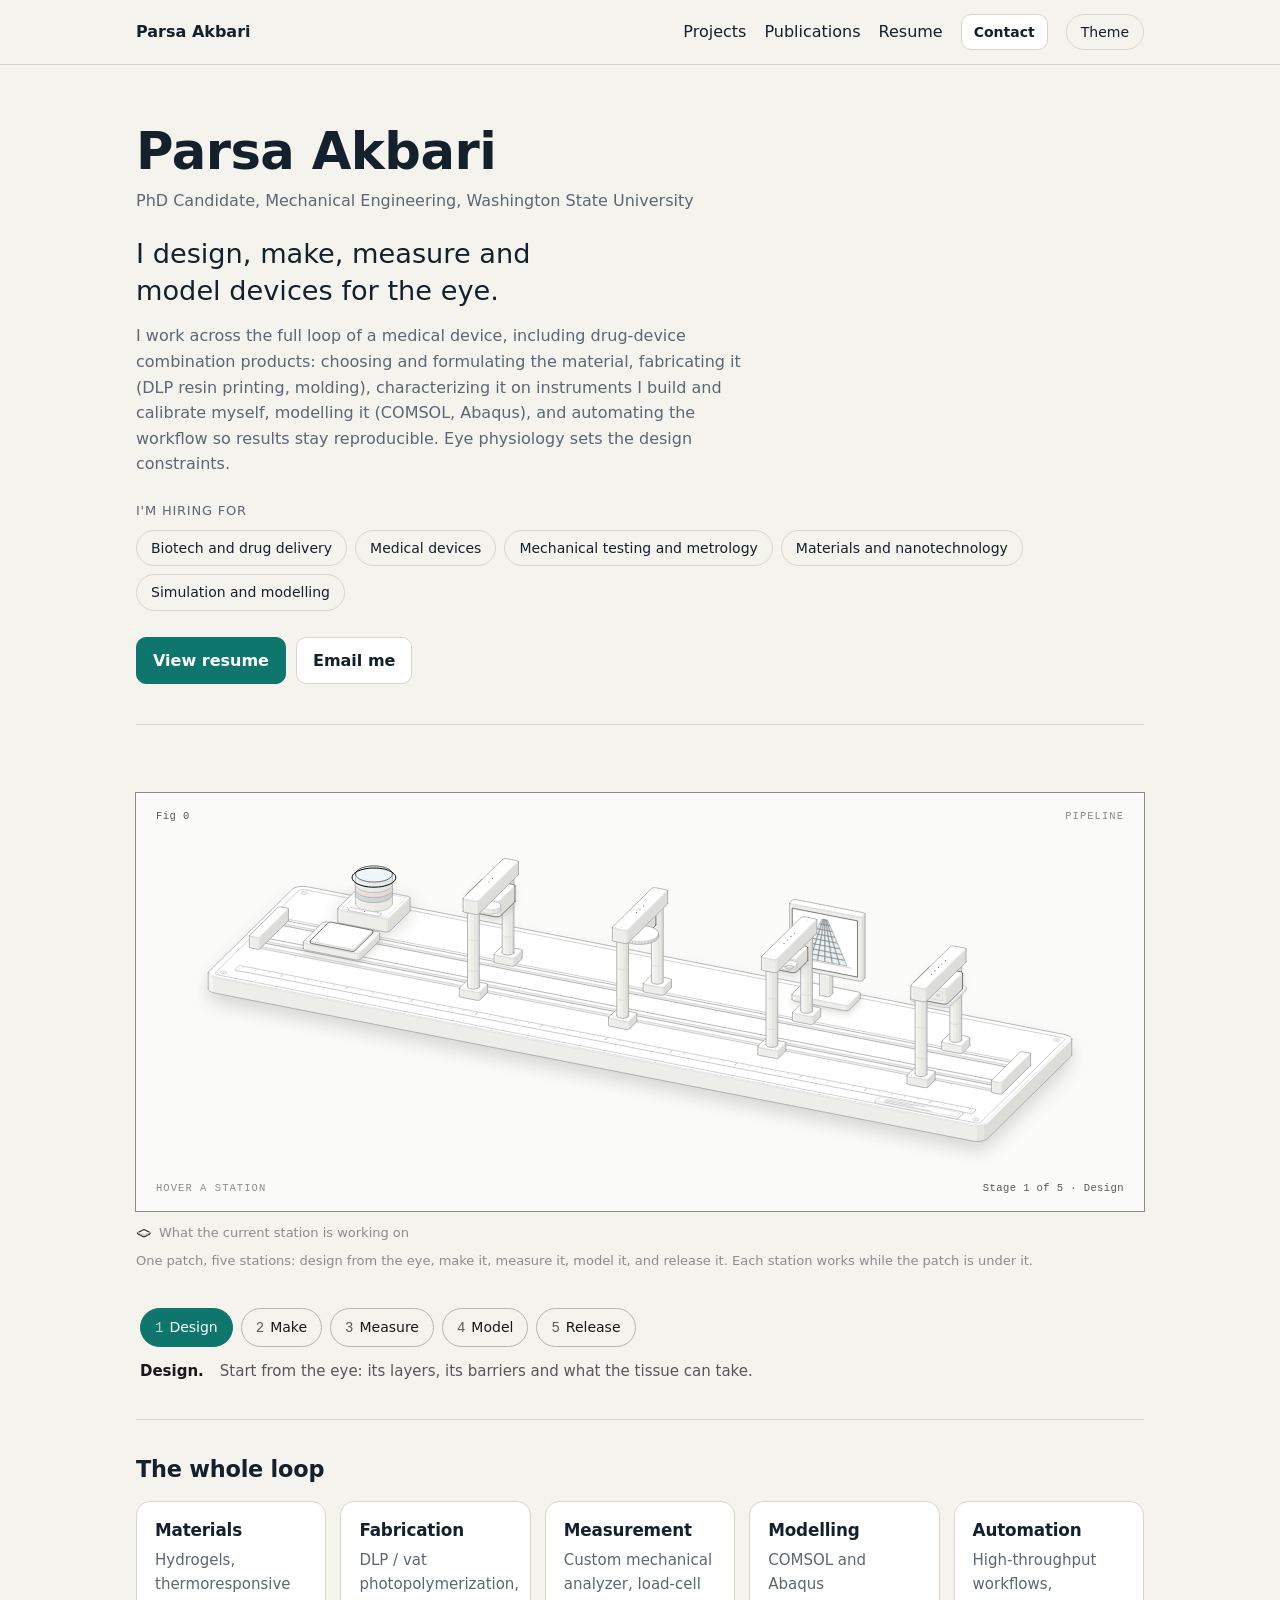
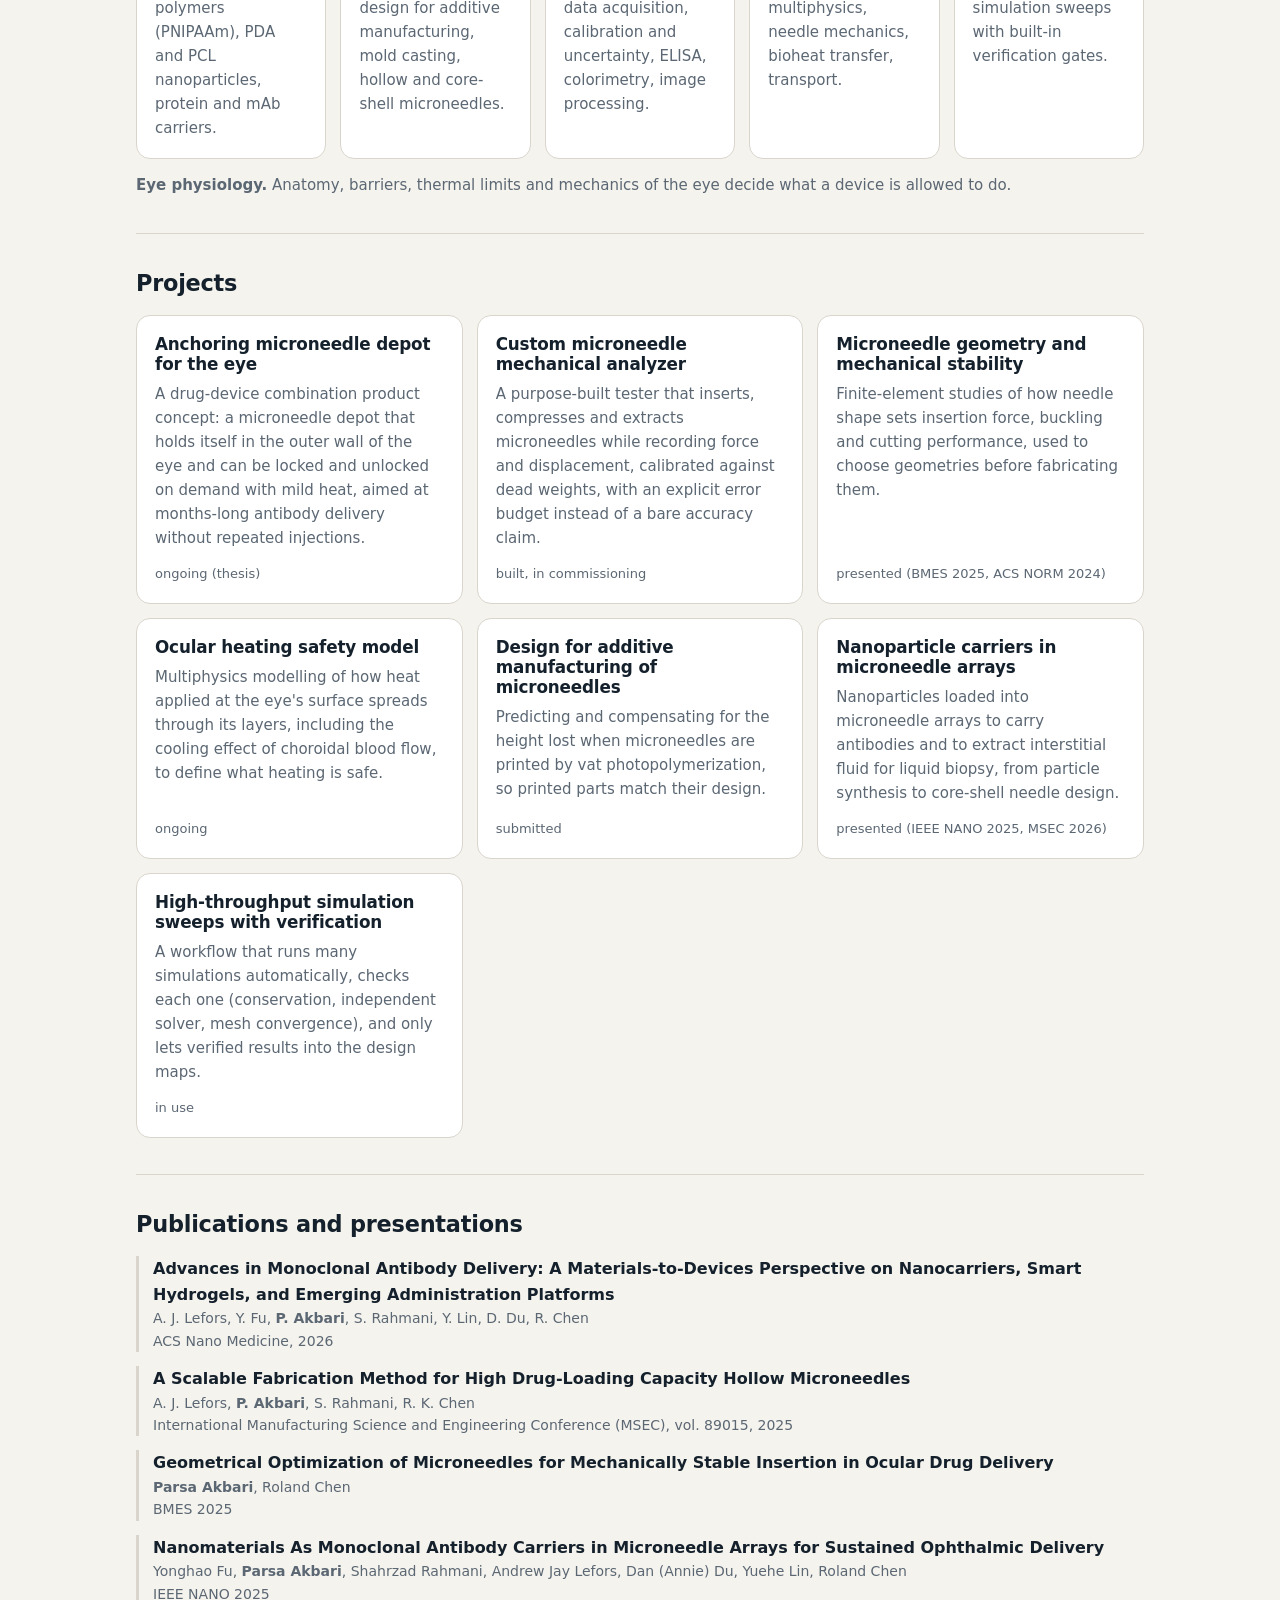
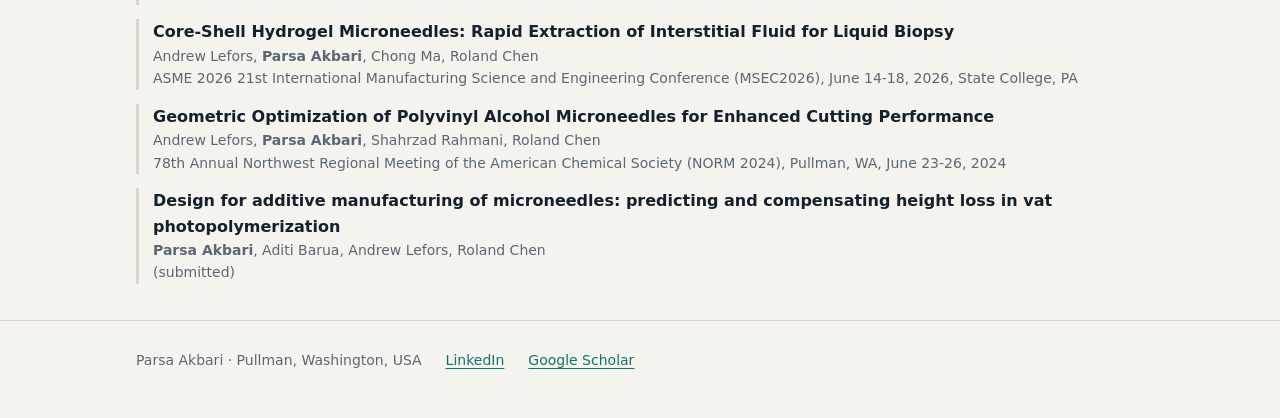
<file: index.html>
<!DOCTYPE html><html lang="en"><head><meta charset="utf-8"><meta name="viewport" content="width=device-width, initial-scale=1"><title>Parsa Akbari | PhD Candidate, Mechanical Engineering, Washington State University</title><meta name="description" content="I work across the full loop of a medical device, including drug-device combination products: choosing and formulating the material, fabricating it (DLP resin printing, molding), characterizing it on instruments I build and calibrate myself, modelling it (COMSOL, Abaqus), and automating the workflow so results stay reproducible. Eye physiology sets the design constraints.
"><link rel="canonical" href="https://parsaakbari00.github.io/"><meta property="og:title" content="Parsa Akbari | PhD Candidate, Mechanical Engineering, Washington State University"><meta property="og:description" content="I work across the full loop of a medical device, including drug-device combination products: choosing and formulating the material, fabricating it (DLP resin printing, molding), characterizing it on instruments I build and calibrate myself, modelling it (COMSOL, Abaqus), and automating the workflow so results stay reproducible. Eye physiology sets the design constraints.
"><meta property="og:type" content="website"><meta property="og:url" content="https://parsaakbari00.github.io/"><meta name="twitter:card" content="summary"><link rel="icon" href="/favicon.svg" type="image/svg+xml"><script>
        try { var t = localStorage.getItem('theme'); if (t === 'light' || t === 'dark') document.documentElement.dataset.theme = t; } catch (e) {}
      </script><link rel="stylesheet" href="/_astro/content.Dwk53DKX.css"></head><body><a class="skip" href="#main">Skip to content</a><header class="site-header"><div class="wrap"><a class="brand" href="/">Parsa Akbari</a><nav class="nav" aria-label="Main"><a href="/#projects">Projects</a><a href="/#publications">Publications</a><a href="/resume/">Resume</a><button class="btn small" type="button" data-mailto data-u="parsa.akkbari" data-d="gmail.com">Contact</button><button class="chip" type="button" id="theme-toggle" aria-label="Toggle light and dark theme">Theme</button></nav></div></header><main id="main"><div class="wrap"><section class="hero"><div><h1>Parsa Akbari</h1><p class="sub">PhD Candidate, Mechanical Engineering, Washington State University</p><p class="pitch" id="pitch">I design, make, measure and model devices for the eye.</p><p class="supporting">I work across the full loop of a medical device, including drug-device combination products: choosing and formulating the material, fabricating it (DLP resin printing, molding), characterizing it on instruments I build and calibrate myself, modelling it (COMSOL, Abaqus), and automating the workflow so results stay reproducible. Eye physiology sets the design constraints.
</p><div class="lenses" role="group" aria-label="View this site for a role"><div class="label">I'm hiring for</div><div class="chips"><button type="button" class="chip" data-lens="biotech" aria-pressed="false">Biotech and drug delivery</button><button type="button" class="chip" data-lens="meddevice" aria-pressed="false">Medical devices</button><button type="button" class="chip" data-lens="testing" aria-pressed="false">Mechanical testing and metrology</button><button type="button" class="chip" data-lens="materials" aria-pressed="false">Materials and nanotechnology</button><button type="button" class="chip" data-lens="simulation" aria-pressed="false">Simulation and modelling</button></div></div><div class="cta"><a class="btn primary" href="/resume/">View resume</a><button class="btn" type="button" data-mailto data-u="parsa.akkbari" data-d="gmail.com">Email me</button></div></div></section><section class="block" id="hero-figure" aria-label="From the eye to the device: the pipeline"><div class="figure-host" data-figure="pipeline" data-public="ocular-lock,mn-tester,needle-mechanics,ocular-heating,dfam-height-loss,nano-carriers,simulation-sweeps"></div><noscript><p class="supporting">An interactive figure of the pipeline (design, make, measure, model, release) needs JavaScript.</p></noscript></section><section class="block" id="pillars"><h2>The whole loop</h2><div class="grid pillars"><div class="card pillar" data-pillar="materials"><h3>Materials</h3><p>Hydrogels, thermoresponsive polymers (PNIPAAm), PDA and PCL nanoparticles, protein and mAb carriers.</p></div><div class="card pillar" data-pillar="fabrication"><h3>Fabrication</h3><p>DLP / vat photopolymerization, design for additive manufacturing, mold casting, hollow and core-shell microneedles.</p></div><div class="card pillar" data-pillar="measurement"><h3>Measurement</h3><p>Custom mechanical analyzer, load-cell data acquisition, calibration and uncertainty, ELISA, colorimetry, image processing.</p></div><div class="card pillar" data-pillar="modelling"><h3>Modelling</h3><p>COMSOL and Abaqus multiphysics, needle mechanics, bioheat transfer, transport.</p></div><div class="card pillar" data-pillar="automation_and_data"><h3>Automation</h3><p>High-throughput workflows, simulation sweeps with built-in verification gates.</p></div></div><p class="frame-note"><strong>Eye physiology.</strong> Anatomy, barriers, thermal limits and mechanics of the eye decide what a device is allowed to do.</p></section><section class="block" id="projects"><h2>Projects</h2><div class="grid projects" id="project-grid"><a class="card" href="/projects/ocular-lock/" data-project="ocular-lock"><h3>Anchoring microneedle depot for the eye</h3><p>A drug-device combination product concept: a microneedle depot that holds itself in the outer wall of the eye and can be locked and unlocked on demand with mild heat, aimed at months-long antibody delivery without repeated injections.
</p><span class="meta">ongoing (thesis)</span></a><a class="card" href="/projects/mn-tester/" data-project="mn-tester"><h3>Custom microneedle mechanical analyzer</h3><p>A purpose-built tester that inserts, compresses and extracts microneedles while recording force and displacement, calibrated against dead weights, with an explicit error budget instead of a bare accuracy claim.
</p><span class="meta">built, in commissioning</span></a><a class="card" href="/projects/needle-mechanics/" data-project="needle-mechanics"><h3>Microneedle geometry and mechanical stability</h3><p>Finite-element studies of how needle shape sets insertion force, buckling and cutting performance, used to choose geometries before fabricating them.
</p><span class="meta">presented (BMES 2025, ACS NORM 2024)</span></a><a class="card" href="/projects/ocular-heating/" data-project="ocular-heating"><h3>Ocular heating safety model</h3><p>Multiphysics modelling of how heat applied at the eye&#39;s surface spreads through its layers, including the cooling effect of choroidal blood flow, to define what heating is safe.
</p><span class="meta">ongoing</span></a><a class="card" href="/projects/dfam-height-loss/" data-project="dfam-height-loss"><h3>Design for additive manufacturing of microneedles</h3><p>Predicting and compensating for the height lost when microneedles are printed by vat photopolymerization, so printed parts match their design.
</p><span class="meta">submitted</span></a><a class="card" href="/projects/nano-carriers/" data-project="nano-carriers"><h3>Nanoparticle carriers in microneedle arrays</h3><p>Nanoparticles loaded into microneedle arrays to carry antibodies and to extract interstitial fluid for liquid biopsy, from particle synthesis to core-shell needle design.
</p><span class="meta">presented (IEEE NANO 2025, MSEC 2026)</span></a><a class="card" href="/projects/simulation-sweeps/" data-project="simulation-sweeps"><h3>High-throughput simulation sweeps with verification</h3><p>A workflow that runs many simulations automatically, checks each one (conservation, independent solver, mesh convergence), and only lets verified results into the design maps.
</p><span class="meta">in use</span></a></div></section><section class="block" id="publications"><h2>Publications and presentations</h2><ul class="pubs"><li><div class="t">Advances in Monoclonal Antibody Delivery: A Materials-to-Devices Perspective on Nanocarriers, Smart Hydrogels, and Emerging Administration Platforms</div><div class="m">A. J. Lefors, Y. Fu, <span class="me">P. Akbari</span>, S. Rahmani, Y. Lin, D. Du, R. Chen</div><div class="m">ACS Nano Medicine, 2026</div></li><li><div class="t">A Scalable Fabrication Method for High Drug-Loading Capacity Hollow Microneedles</div><div class="m">A. J. Lefors, <span class="me">P. Akbari</span>, S. Rahmani, R. K. Chen</div><div class="m">International Manufacturing Science and Engineering Conference (MSEC), vol. 89015, 2025</div></li><li><div class="t">Geometrical Optimization of Microneedles for Mechanically Stable Insertion in Ocular Drug Delivery</div><div class="m"><span class="me">Parsa Akbari</span>, Roland Chen</div><div class="m">BMES 2025</div></li><li><div class="t">Nanomaterials As Monoclonal Antibody Carriers in Microneedle Arrays for Sustained Ophthalmic Delivery</div><div class="m">Yonghao Fu, <span class="me">Parsa Akbari</span>, Shahrzad Rahmani, Andrew Jay Lefors, Dan (Annie) Du, Yuehe Lin, Roland Chen</div><div class="m">IEEE NANO 2025</div></li><li><div class="t">Core-Shell Hydrogel Microneedles: Rapid Extraction of Interstitial Fluid for Liquid Biopsy</div><div class="m">Andrew Lefors, <span class="me">Parsa Akbari</span>, Chong Ma, Roland Chen</div><div class="m">ASME 2026 21st International Manufacturing Science and Engineering Conference (MSEC2026), June 14-18, 2026, State College, PA</div></li><li><div class="t">Geometric Optimization of Polyvinyl Alcohol Microneedles for Enhanced Cutting Performance</div><div class="m">Andrew Lefors, <span class="me">Parsa Akbari</span>, Shahrzad Rahmani, Roland Chen</div><div class="m">78th Annual Northwest Regional Meeting of the American Chemical Society (NORM 2024), Pullman, WA, June 23-26, 2024</div></li><li><div class="t">Design for additive manufacturing of microneedles: predicting and compensating height loss in vat photopolymerization</div><div class="m"><span class="me">Parsa Akbari</span>, Aditi Barua, Andrew Lefors, Roland Chen</div><div class="m"> (submitted)</div></li></ul></section></div><script type="application/json" id="lens-data">{"default_pitch":"I design, make, measure and model devices for the eye.","lenses":[{"id":"biotech","label":"Biotech and drug delivery","pitch":"I build delivery systems for biologics, from nanoparticle carriers to the devices that place them.","project_order":["ocular-lock","nano-carriers","ocular-heating","needle-mechanics","dfam-height-loss","mn-tester","simulation-sweeps"],"skills_first":["materials","domain"]},{"id":"meddevice","label":"Medical devices","pitch":"I take a device from physiological requirement to printed, tested, modelled prototype.","project_order":["ocular-lock","needle-mechanics","dfam-height-loss","mn-tester","ocular-heating","nano-carriers","simulation-sweeps"],"skills_first":["fabrication","measurement","domain"]},{"id":"testing","label":"Mechanical testing and metrology","pitch":"I build my own instruments and state their uncertainty before trusting their numbers.","project_order":["mn-tester","dfam-height-loss","needle-mechanics","simulation-sweeps","ocular-lock","ocular-heating","nano-carriers"],"skills_first":["measurement","automation_and_data"]},{"id":"materials","label":"Materials and nanotechnology","pitch":"I formulate and characterize hydrogels, thermoresponsive polymers and nanoparticles for devices.","project_order":["ocular-lock","nano-carriers","needle-mechanics","mn-tester","dfam-height-loss","ocular-heating","simulation-sweeps"],"skills_first":["materials","measurement"]},{"id":"simulation","label":"Simulation and modelling","pitch":"I model mechanics, heat and transport in COMSOL and Abaqus and automate the sweeps with verification built in.","project_order":["ocular-heating","simulation-sweeps","needle-mechanics","dfam-height-loss","ocular-lock","mn-tester","nano-carriers"],"skills_first":["modelling","automation_and_data"]}],"pdfs":[]}</script><script type="module">var e=document.getElementById(`lens-data`);if(e){let t=JSON.parse(e.textContent||`{}`),n=new Set(t.pdfs??[]),r=Array.from(document.querySelectorAll(`[data-lens]`)),i=document.getElementById(`pitch`),a=Array.from(document.querySelectorAll(`[data-project]`)),o=Array.from(document.querySelectorAll(`[data-pillar]`)),s=document.getElementById(`pdf-link`),c=(e,c)=>{let l=t.lenses.find(t=>t.id===e)??null;r.forEach(e=>e.setAttribute(`aria-pressed`,String((e.dataset.lens||``)===(l?.id??``)))),i&&(i.textContent=l?l.pitch:t.default_pitch);let u=l?.project_order??[];a.forEach((e,t)=>{let n=u.indexOf(e.dataset.project||``);e.style.order=String(n===-1?50+t:n)});let d=l?.skills_first??[];if(o.forEach((e,t)=>{let n=d.indexOf(e.dataset.pillar||``);e.style.order=String(n===-1?50+t:n),e.classList.toggle(`is-first`,n!==-1)}),s?.dataset.base&&(s.href=s.dataset.base+(l&&n.has(l.id)?`_${l.id}`:``)+`.pdf`),c){try{localStorage.setItem(`lens`,l?.id??``)}catch{}let e=new URL(location.href);l?e.searchParams.set(`lens`,l.id):e.searchParams.delete(`lens`),history.replaceState(null,``,e)}};r.forEach(e=>e.addEventListener(`click`,()=>{let t=e.dataset.lens||null;c(e.getAttribute(`aria-pressed`)===`true`?null:t,!0)}));let l=new URLSearchParams(location.search).get(`lens`);if(!l)try{l=localStorage.getItem(`lens`)||null}catch{}c(l,!1)}</script><script type="module" src="/_astro/index.astro_astro_type_script_index_1_lang.DyMwsyqb.js"></script></main><footer class="site-footer"><div class="wrap"><span>Parsa Akbari · Pullman, Washington, USA</span><a href="https://www.linkedin.com/in/parsa-akbari/" rel="noopener">LinkedIn</a><a href="https://scholar.google.com/citations?user=ynFODOoAAAAJ&amp;hl=en" rel="noopener">Google Scholar</a></div></footer><script type="module">var e=document.documentElement;document.getElementById(`theme-toggle`)?.addEventListener(`click`,()=>{let t=(e.dataset.theme?e.dataset.theme===`dark`:matchMedia(`(prefers-color-scheme: dark)`).matches)?`light`:`dark`;e.dataset.theme=t;try{localStorage.setItem(`theme`,t)}catch{}});</script><script type="module">var e=e=>`${e.dataset.u}@${e.dataset.d}`;document.querySelectorAll(`[data-email-text]`).forEach(t=>{t.textContent=e(t)}),document.querySelectorAll(`[data-mailto]`).forEach(t=>{t.addEventListener(`click`,n=>{n.preventDefault(),location.href=`mailto:`+e(t)})});</script></body></html>
</file>
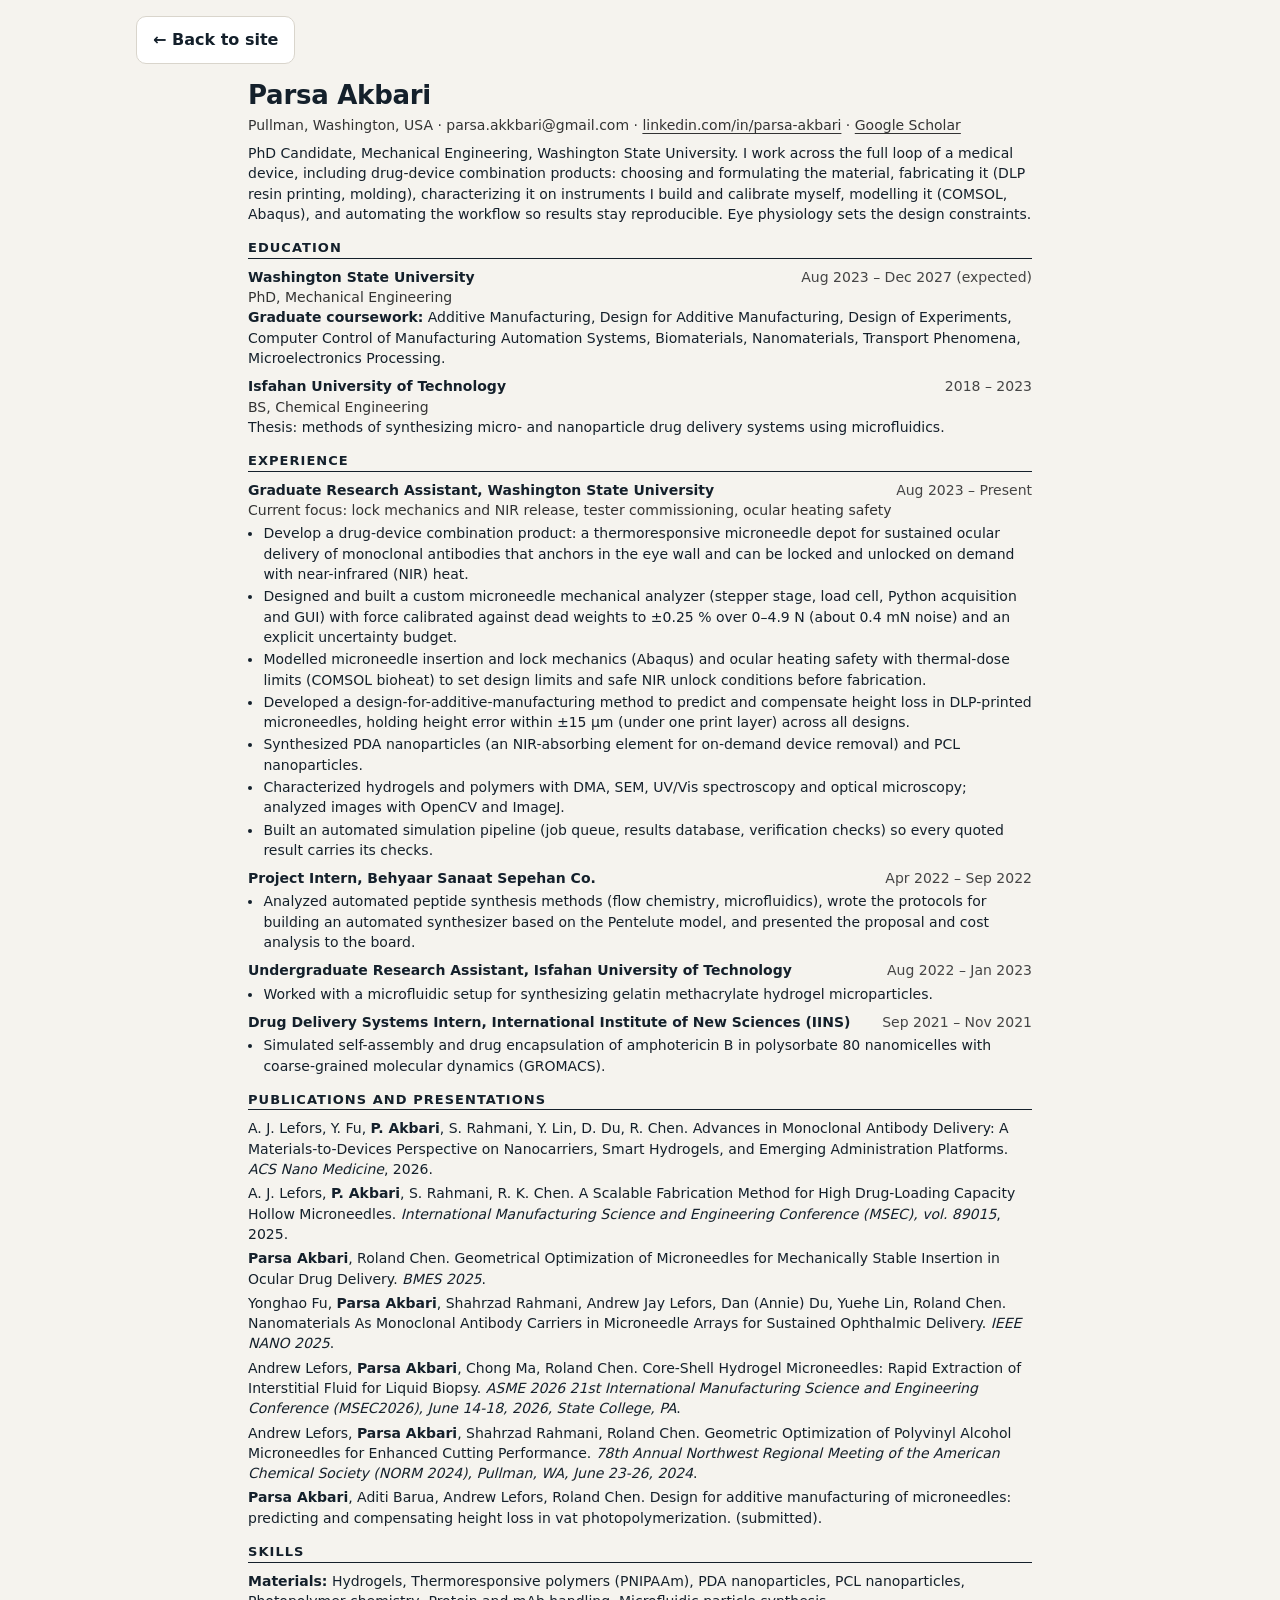
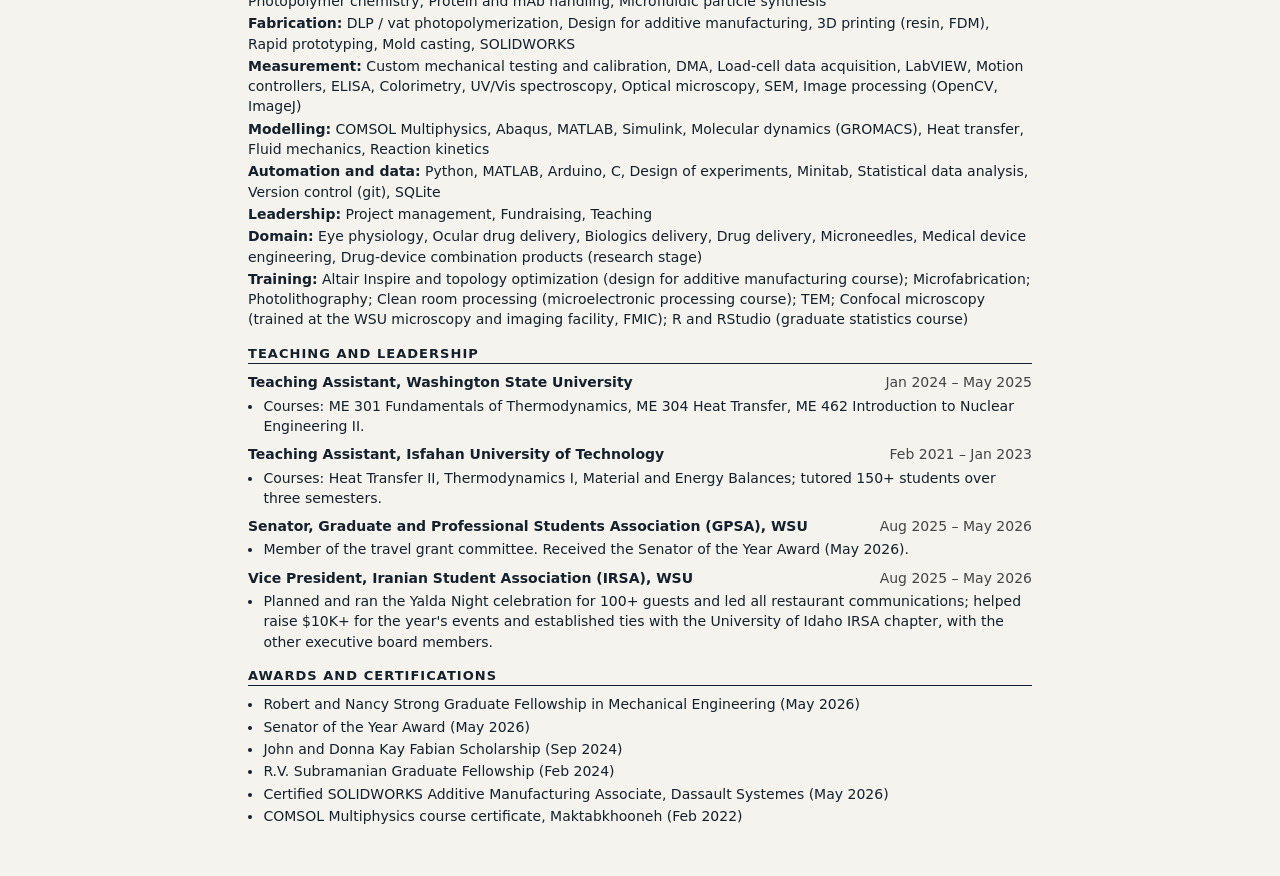
<file: resume/index.html>
<!DOCTYPE html><html lang="en" data-theme="light"><head><meta charset="utf-8"><meta name="viewport" content="width=device-width, initial-scale=1"><title>Resume | Parsa Akbari</title><meta name="description" content><link rel="canonical" href="https://parsaakbari00.github.io/resume/"><meta property="og:title" content="Resume | Parsa Akbari"><meta property="og:description" content><meta property="og:type" content="website"><meta property="og:url" content="https://parsaakbari00.github.io/resume/"><meta name="twitter:card" content="summary"><link rel="icon" href="/favicon.svg" type="image/svg+xml"><link rel="stylesheet" href="/_astro/content.Dwk53DKX.css"></head><body><div class="wrap"><div class="toolbar"><a class="btn" href="/">← Back to site</a></div></div><article class="resume"><h1>Parsa Akbari</h1><p class="contact">Pullman, Washington, USA · <span data-email-text data-u="parsa.akkbari" data-d="gmail.com">email</span> · <a href="https://www.linkedin.com/in/parsa-akbari/">linkedin.com/in/parsa-akbari</a> · <a href="https://scholar.google.com/citations?user=ynFODOoAAAAJ&amp;hl=en">Google Scholar</a></p><p class="summary">PhD Candidate, Mechanical Engineering, Washington State University. I work across the full loop of a medical device, including drug-device combination products: choosing and formulating the material, fabricating it (DLP resin printing, molding), characterizing it on instruments I build and calibrate myself, modelling it (COMSOL, Abaqus), and automating the workflow so results stay reproducible. Eye physiology sets the design constraints.
</p><h2>Education</h2><div class="entry"><div class="row"><span class="role">Washington State University</span><span class="dates">Aug 2023 – Dec 2027 (expected)</span></div><div class="org">PhD, Mechanical Engineering</div><div><b>Graduate coursework:</b> Additive Manufacturing, Design for Additive Manufacturing, Design of Experiments, Computer Control of Manufacturing Automation Systems, Biomaterials, Nanomaterials, Transport Phenomena, Microelectronics Processing.</div></div><div class="entry"><div class="row"><span class="role">Isfahan University of Technology</span><span class="dates">2018 – 2023</span></div><div class="org">BS, Chemical Engineering</div><div>Thesis: methods of synthesizing micro- and nanoparticle drug delivery systems using microfluidics.</div></div><h2>Experience</h2><div class="entry"><div class="row"><span class="role">Graduate Research Assistant, Washington State University</span><span class="dates">Aug 2023 – Present</span></div><div class="org">Current focus: lock mechanics and NIR release, tester commissioning, ocular heating safety</div><ul><li>Develop a drug-device combination product: a thermoresponsive microneedle depot for sustained ocular delivery of monoclonal antibodies that anchors in the eye wall and can be locked and unlocked on demand with near-infrared (NIR) heat.</li><li>Designed and built a custom microneedle mechanical analyzer (stepper stage, load cell, Python acquisition and GUI) with force calibrated against dead weights to ±0.25 % over 0–4.9 N (about 0.4 mN noise) and an explicit uncertainty budget.</li><li>Modelled microneedle insertion and lock mechanics (Abaqus) and ocular heating safety with thermal-dose limits (COMSOL bioheat) to set design limits and safe NIR unlock conditions before fabrication.</li><li>Developed a design-for-additive-manufacturing method to predict and compensate height loss in DLP-printed microneedles, holding height error within ±15 µm (under one print layer) across all designs.</li><li>Synthesized PDA nanoparticles (an NIR-absorbing element for on-demand device removal) and PCL nanoparticles.</li><li>Characterized hydrogels and polymers with DMA, SEM, UV/Vis spectroscopy and optical microscopy; analyzed images with OpenCV and ImageJ.</li><li>Built an automated simulation pipeline (job queue, results database, verification checks) so every quoted result carries its checks.</li></ul></div><div class="entry"><div class="row"><span class="role">Project Intern, Behyaar Sanaat Sepehan Co.</span><span class="dates">Apr 2022 – Sep 2022</span></div><ul><li>Analyzed automated peptide synthesis methods (flow chemistry, microfluidics), wrote the protocols for building an automated synthesizer based on the Pentelute model, and presented the proposal and cost analysis to the board.</li></ul></div><div class="entry"><div class="row"><span class="role">Undergraduate Research Assistant, Isfahan University of Technology</span><span class="dates">Aug 2022 – Jan 2023</span></div><ul><li>Worked with a microfluidic setup for synthesizing gelatin methacrylate hydrogel microparticles.</li></ul></div><div class="entry"><div class="row"><span class="role">Drug Delivery Systems Intern, International Institute of New Sciences (IINS)</span><span class="dates">Sep 2021 – Nov 2021</span></div><ul><li>Simulated self-assembly and drug encapsulation of amphotericin B in polysorbate 80 nanomicelles with coarse-grained molecular dynamics (GROMACS).</li></ul></div><h2>Publications and presentations</h2><div class="pub">A. J. Lefors, Y. Fu, <b>P. Akbari</b>, S. Rahmani, Y. Lin, D. Du, R. Chen. Advances in Monoclonal Antibody Delivery: A Materials-to-Devices Perspective on Nanocarriers, Smart Hydrogels, and Emerging Administration Platforms. <i>ACS Nano Medicine</i>, 2026.</div><div class="pub">A. J. Lefors, <b>P. Akbari</b>, S. Rahmani, R. K. Chen. A Scalable Fabrication Method for High Drug-Loading Capacity Hollow Microneedles. <i>International Manufacturing Science and Engineering Conference (MSEC), vol. 89015</i>, 2025.</div><div class="pub"><b>Parsa Akbari</b>, Roland Chen. Geometrical Optimization of Microneedles for Mechanically Stable Insertion in Ocular Drug Delivery. <i>BMES 2025</i>.</div><div class="pub">Yonghao Fu, <b>Parsa Akbari</b>, Shahrzad Rahmani, Andrew Jay Lefors, Dan (Annie) Du, Yuehe Lin, Roland Chen. Nanomaterials As Monoclonal Antibody Carriers in Microneedle Arrays for Sustained Ophthalmic Delivery. <i>IEEE NANO 2025</i>.</div><div class="pub">Andrew Lefors, <b>Parsa Akbari</b>, Chong Ma, Roland Chen. Core-Shell Hydrogel Microneedles: Rapid Extraction of Interstitial Fluid for Liquid Biopsy. <i>ASME 2026 21st International Manufacturing Science and Engineering Conference (MSEC2026), June 14-18, 2026, State College, PA</i>.</div><div class="pub">Andrew Lefors, <b>Parsa Akbari</b>, Shahrzad Rahmani, Roland Chen. Geometric Optimization of Polyvinyl Alcohol Microneedles for Enhanced Cutting Performance. <i>78th Annual Northwest Regional Meeting of the American Chemical Society (NORM 2024), Pullman, WA, June 23-26, 2024</i>.</div><div class="pub"><b>Parsa Akbari</b>, Aditi Barua, Andrew Lefors, Roland Chen. Design for additive manufacturing of microneedles: predicting and compensating height loss in vat photopolymerization. <i></i> (submitted).</div><h2>Skills</h2><div class="skills"><div><b>Materials:</b> Hydrogels, Thermoresponsive polymers (PNIPAAm), PDA nanoparticles, PCL nanoparticles, Photopolymer chemistry, Protein and mAb handling, Microfluidic particle synthesis</div><div><b>Fabrication:</b> DLP / vat photopolymerization, Design for additive manufacturing, 3D printing (resin, FDM), Rapid prototyping, Mold casting, SOLIDWORKS</div><div><b>Measurement:</b> Custom mechanical testing and calibration, DMA, Load-cell data acquisition, LabVIEW, Motion controllers, ELISA, Colorimetry, UV/Vis spectroscopy, Optical microscopy, SEM, Image processing (OpenCV, ImageJ)</div><div><b>Modelling:</b> COMSOL Multiphysics, Abaqus, MATLAB, Simulink, Molecular dynamics (GROMACS), Heat transfer, Fluid mechanics, Reaction kinetics</div><div><b>Automation and data:</b> Python, MATLAB, Arduino, C, Design of experiments, Minitab, Statistical data analysis, Version control (git), SQLite</div><div><b>Leadership:</b> Project management, Fundraising, Teaching</div><div><b>Domain:</b> Eye physiology, Ocular drug delivery, Biologics delivery, Drug delivery, Microneedles, Medical device engineering, Drug-device combination products (research stage)</div><div><b>Training:</b> Altair Inspire and topology optimization (design for additive manufacturing course); Microfabrication; Photolithography; Clean room processing (microelectronic processing course); TEM; Confocal microscopy (trained at the WSU microscopy and imaging facility, FMIC); R and RStudio (graduate statistics course)</div></div><h2>Teaching and leadership</h2><div class="entry"><div class="row"><span class="role">Teaching Assistant, Washington State University</span><span class="dates">Jan 2024 – May 2025</span></div><ul><li>Courses: ME 301 Fundamentals of Thermodynamics, ME 304 Heat Transfer, ME 462 Introduction to Nuclear Engineering II.</li></ul></div><div class="entry"><div class="row"><span class="role">Teaching Assistant, Isfahan University of Technology</span><span class="dates">Feb 2021 – Jan 2023</span></div><ul><li>Courses: Heat Transfer II, Thermodynamics I, Material and Energy Balances; tutored 150+ students over three semesters.</li></ul></div><div class="entry"><div class="row"><span class="role">Senator, Graduate and Professional Students Association (GPSA), WSU</span><span class="dates">Aug 2025 – May 2026</span></div><ul><li>Member of the travel grant committee. Received the Senator of the Year Award (May 2026).</li></ul></div><div class="entry"><div class="row"><span class="role">Vice President, Iranian Student Association (IRSA), WSU</span><span class="dates">Aug 2025 – May 2026</span></div><ul><li>Planned and ran the Yalda Night celebration for 100+ guests and led all restaurant communications; helped raise $10K+ for the year&#39;s events and established ties with the University of Idaho IRSA chapter, with the other executive board members.</li></ul></div><h2>Awards and certifications</h2><ul><li>Robert and Nancy Strong Graduate Fellowship in Mechanical Engineering (May 2026)</li><li>Senator of the Year Award (May 2026)</li><li>John and Donna Kay Fabian Scholarship (Sep 2024)</li><li>R.V. Subramanian Graduate Fellowship (Feb 2024)</li><li>Certified SOLIDWORKS Additive Manufacturing Associate, Dassault Systemes (May 2026)</li><li>COMSOL Multiphysics course certificate, Maktabkhooneh (Feb 2022)</li></ul></article><script type="module">var e=e=>`${e.dataset.u}@${e.dataset.d}`;document.querySelectorAll(`[data-email-text]`).forEach(t=>{t.textContent=e(t)}),document.querySelectorAll(`[data-mailto]`).forEach(t=>{t.addEventListener(`click`,n=>{n.preventDefault(),location.href=`mailto:`+e(t)})});</script></body></html>
</file>
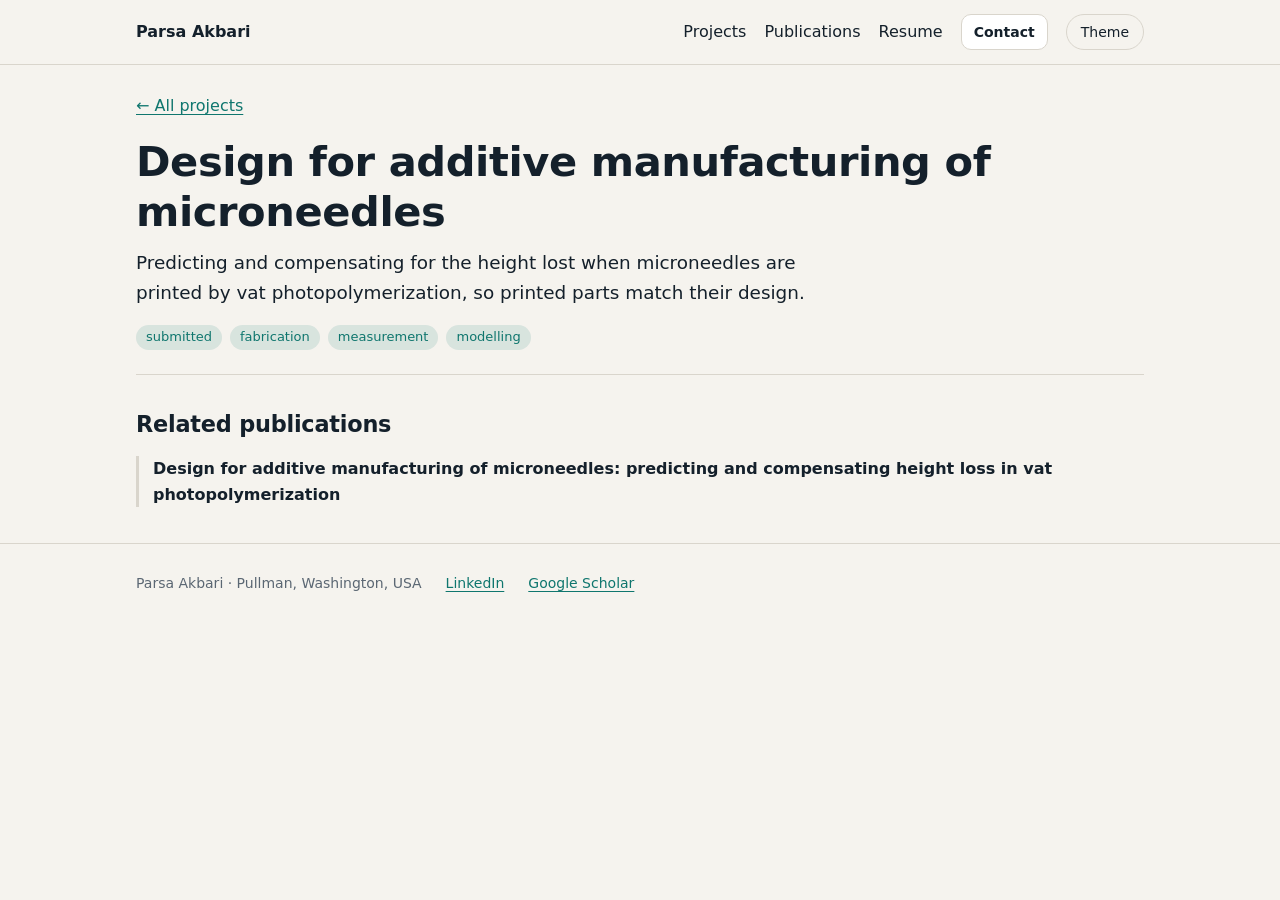
<file: projects/dfam-height-loss/index.html>
<!DOCTYPE html><html lang="en"><head><meta charset="utf-8"><meta name="viewport" content="width=device-width, initial-scale=1"><title>Design for additive manufacturing of microneedles | Parsa Akbari</title><meta name="description" content="Predicting and compensating for the height lost when microneedles are printed by vat photopolymerization, so printed parts match their design.
"><link rel="canonical" href="https://parsaakbari00.github.io/projects/dfam-height-loss/"><meta property="og:title" content="Design for additive manufacturing of microneedles | Parsa Akbari"><meta property="og:description" content="Predicting and compensating for the height lost when microneedles are printed by vat photopolymerization, so printed parts match their design.
"><meta property="og:type" content="website"><meta property="og:url" content="https://parsaakbari00.github.io/projects/dfam-height-loss/"><meta name="twitter:card" content="summary"><link rel="icon" href="/favicon.svg" type="image/svg+xml"><script>
        try { var t = localStorage.getItem('theme'); if (t === 'light' || t === 'dark') document.documentElement.dataset.theme = t; } catch (e) {}
      </script><link rel="stylesheet" href="/_astro/content.Dwk53DKX.css"></head><body><a class="skip" href="#main">Skip to content</a><header class="site-header"><div class="wrap"><a class="brand" href="/">Parsa Akbari</a><nav class="nav" aria-label="Main"><a href="/#projects">Projects</a><a href="/#publications">Publications</a><a href="/resume/">Resume</a><button class="btn small" type="button" data-mailto data-u="parsa.akkbari" data-d="gmail.com">Contact</button><button class="chip" type="button" id="theme-toggle" aria-label="Toggle light and dark theme">Theme</button></nav></div></header><main id="main"><div class="wrap project"><a class="back" href="/#projects">← All projects</a><h1>Design for additive manufacturing of microneedles</h1><p class="lead">Predicting and compensating for the height lost when microneedles are printed by vat photopolymerization, so printed parts match their design.
</p><div class="tags"><span class="tag">submitted</span><span class="tag">fabrication</span><span class="tag">measurement</span><span class="tag">modelling</span></div><section class="block"><h2>Related publications</h2><ul class="pubs"><li><div class="t">Design for additive manufacturing of microneedles: predicting and compensating height loss in vat photopolymerization</div><div class="m"></div></li></ul></section></div><script type="module" src="/_astro/_id_.astro_astro_type_script_index_0_lang.eTSxz6rF.js"></script></main><footer class="site-footer"><div class="wrap"><span>Parsa Akbari · Pullman, Washington, USA</span><a href="https://www.linkedin.com/in/parsa-akbari/" rel="noopener">LinkedIn</a><a href="https://scholar.google.com/citations?user=ynFODOoAAAAJ&amp;hl=en" rel="noopener">Google Scholar</a></div></footer><script type="module">var e=document.documentElement;document.getElementById(`theme-toggle`)?.addEventListener(`click`,()=>{let t=(e.dataset.theme?e.dataset.theme===`dark`:matchMedia(`(prefers-color-scheme: dark)`).matches)?`light`:`dark`;e.dataset.theme=t;try{localStorage.setItem(`theme`,t)}catch{}});</script><script type="module">var e=e=>`${e.dataset.u}@${e.dataset.d}`;document.querySelectorAll(`[data-email-text]`).forEach(t=>{t.textContent=e(t)}),document.querySelectorAll(`[data-mailto]`).forEach(t=>{t.addEventListener(`click`,n=>{n.preventDefault(),location.href=`mailto:`+e(t)})});</script></body></html>
</file>
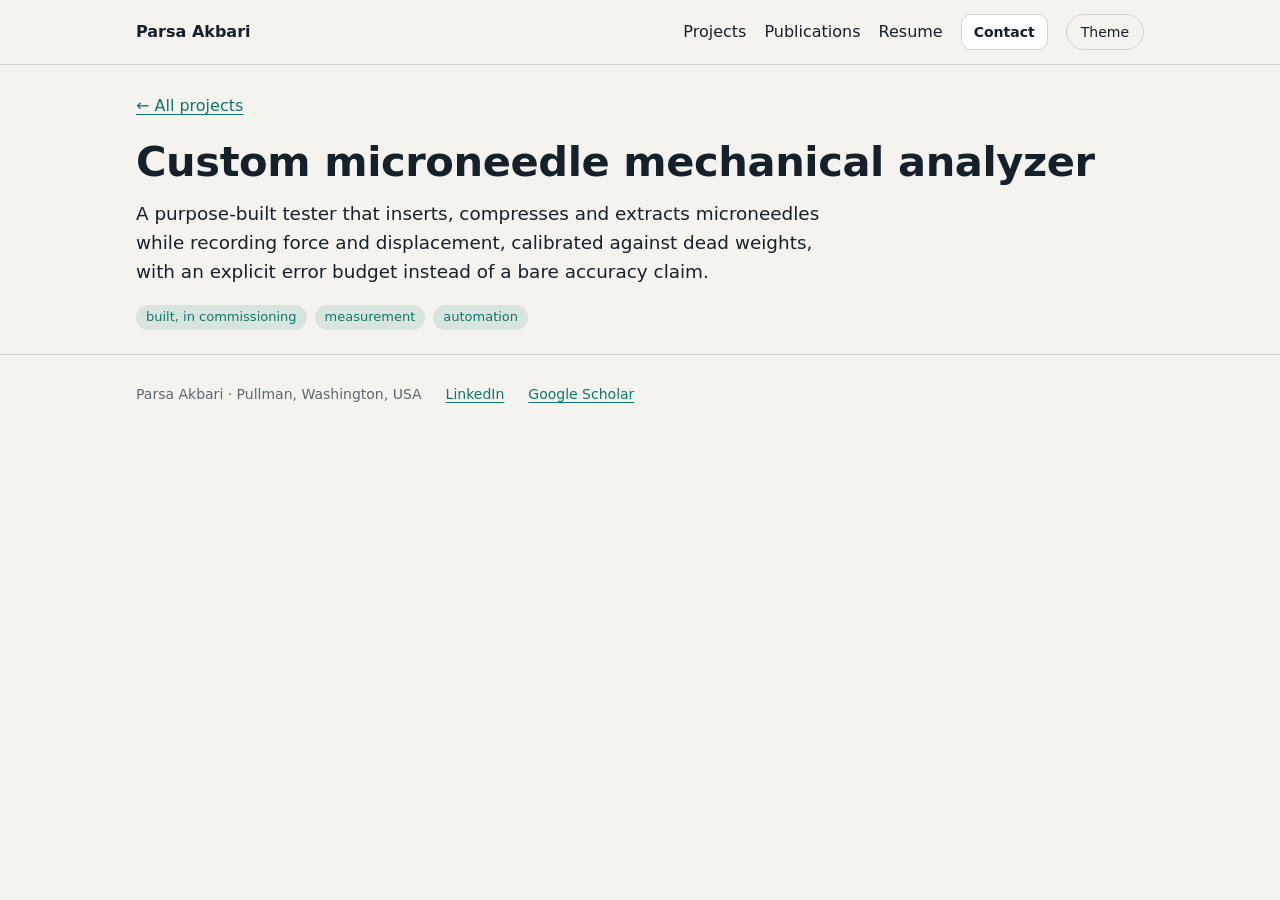
<file: projects/mn-tester/index.html>
<!DOCTYPE html><html lang="en"><head><meta charset="utf-8"><meta name="viewport" content="width=device-width, initial-scale=1"><title>Custom microneedle mechanical analyzer | Parsa Akbari</title><meta name="description" content="A purpose-built tester that inserts, compresses and extracts microneedles while recording force and displacement, calibrated against dead weights, with an explicit error budget instead of a bare accuracy claim.
"><link rel="canonical" href="https://parsaakbari00.github.io/projects/mn-tester/"><meta property="og:title" content="Custom microneedle mechanical analyzer | Parsa Akbari"><meta property="og:description" content="A purpose-built tester that inserts, compresses and extracts microneedles while recording force and displacement, calibrated against dead weights, with an explicit error budget instead of a bare accuracy claim.
"><meta property="og:type" content="website"><meta property="og:url" content="https://parsaakbari00.github.io/projects/mn-tester/"><meta name="twitter:card" content="summary"><link rel="icon" href="/favicon.svg" type="image/svg+xml"><script>
        try { var t = localStorage.getItem('theme'); if (t === 'light' || t === 'dark') document.documentElement.dataset.theme = t; } catch (e) {}
      </script><link rel="stylesheet" href="/_astro/content.Dwk53DKX.css"></head><body><a class="skip" href="#main">Skip to content</a><header class="site-header"><div class="wrap"><a class="brand" href="/">Parsa Akbari</a><nav class="nav" aria-label="Main"><a href="/#projects">Projects</a><a href="/#publications">Publications</a><a href="/resume/">Resume</a><button class="btn small" type="button" data-mailto data-u="parsa.akkbari" data-d="gmail.com">Contact</button><button class="chip" type="button" id="theme-toggle" aria-label="Toggle light and dark theme">Theme</button></nav></div></header><main id="main"><div class="wrap project"><a class="back" href="/#projects">← All projects</a><h1>Custom microneedle mechanical analyzer</h1><p class="lead">A purpose-built tester that inserts, compresses and extracts microneedles while recording force and displacement, calibrated against dead weights, with an explicit error budget instead of a bare accuracy claim.
</p><div class="tags"><span class="tag">built, in commissioning</span><span class="tag">measurement</span><span class="tag">automation</span></div></div><script type="module" src="/_astro/_id_.astro_astro_type_script_index_0_lang.eTSxz6rF.js"></script></main><footer class="site-footer"><div class="wrap"><span>Parsa Akbari · Pullman, Washington, USA</span><a href="https://www.linkedin.com/in/parsa-akbari/" rel="noopener">LinkedIn</a><a href="https://scholar.google.com/citations?user=ynFODOoAAAAJ&amp;hl=en" rel="noopener">Google Scholar</a></div></footer><script type="module">var e=document.documentElement;document.getElementById(`theme-toggle`)?.addEventListener(`click`,()=>{let t=(e.dataset.theme?e.dataset.theme===`dark`:matchMedia(`(prefers-color-scheme: dark)`).matches)?`light`:`dark`;e.dataset.theme=t;try{localStorage.setItem(`theme`,t)}catch{}});</script><script type="module">var e=e=>`${e.dataset.u}@${e.dataset.d}`;document.querySelectorAll(`[data-email-text]`).forEach(t=>{t.textContent=e(t)}),document.querySelectorAll(`[data-mailto]`).forEach(t=>{t.addEventListener(`click`,n=>{n.preventDefault(),location.href=`mailto:`+e(t)})});</script></body></html>
</file>
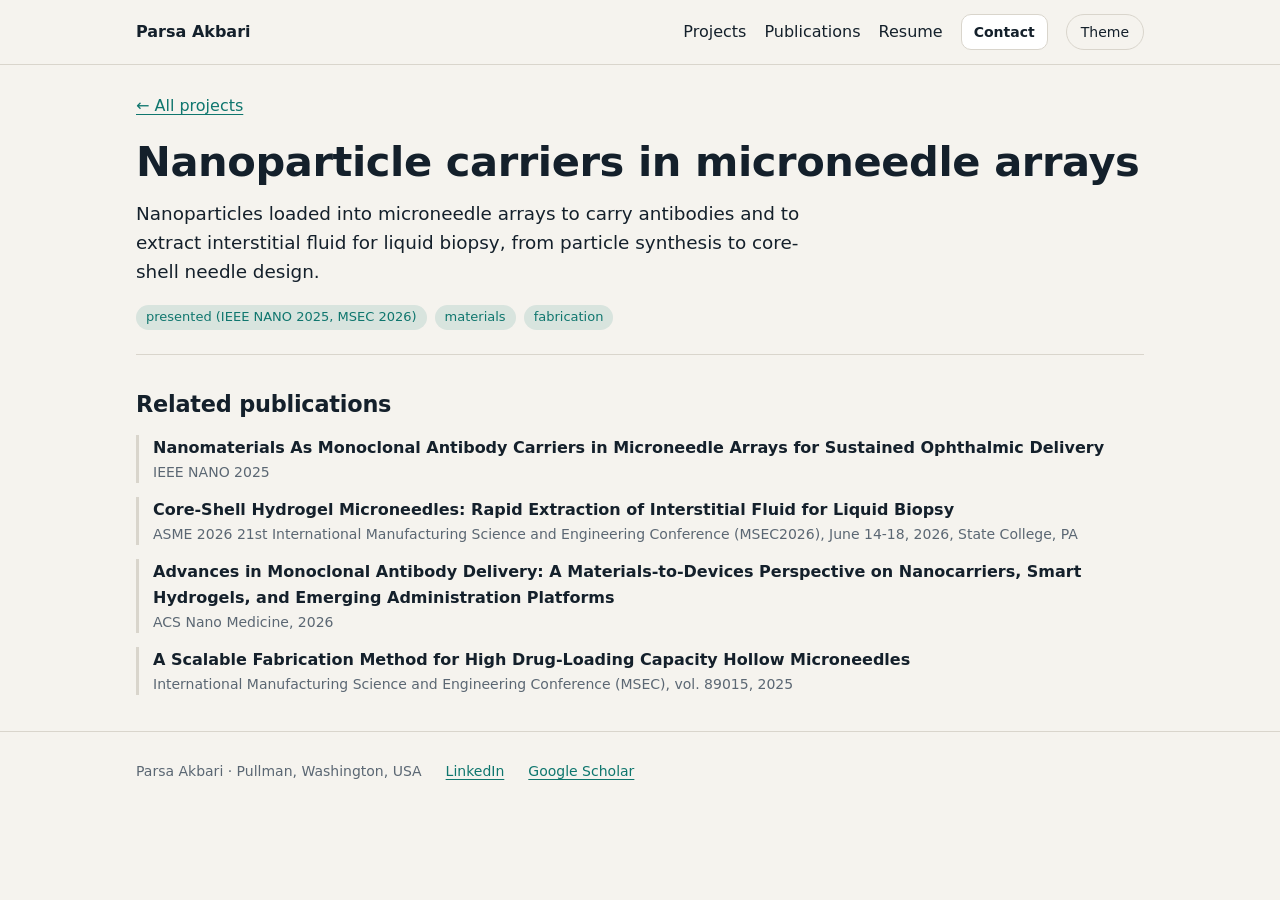
<file: projects/nano-carriers/index.html>
<!DOCTYPE html><html lang="en"><head><meta charset="utf-8"><meta name="viewport" content="width=device-width, initial-scale=1"><title>Nanoparticle carriers in microneedle arrays | Parsa Akbari</title><meta name="description" content="Nanoparticles loaded into microneedle arrays to carry antibodies and to extract interstitial fluid for liquid biopsy, from particle synthesis to core-shell needle design.
"><link rel="canonical" href="https://parsaakbari00.github.io/projects/nano-carriers/"><meta property="og:title" content="Nanoparticle carriers in microneedle arrays | Parsa Akbari"><meta property="og:description" content="Nanoparticles loaded into microneedle arrays to carry antibodies and to extract interstitial fluid for liquid biopsy, from particle synthesis to core-shell needle design.
"><meta property="og:type" content="website"><meta property="og:url" content="https://parsaakbari00.github.io/projects/nano-carriers/"><meta name="twitter:card" content="summary"><link rel="icon" href="/favicon.svg" type="image/svg+xml"><script>
        try { var t = localStorage.getItem('theme'); if (t === 'light' || t === 'dark') document.documentElement.dataset.theme = t; } catch (e) {}
      </script><link rel="stylesheet" href="/_astro/content.Dwk53DKX.css"></head><body><a class="skip" href="#main">Skip to content</a><header class="site-header"><div class="wrap"><a class="brand" href="/">Parsa Akbari</a><nav class="nav" aria-label="Main"><a href="/#projects">Projects</a><a href="/#publications">Publications</a><a href="/resume/">Resume</a><button class="btn small" type="button" data-mailto data-u="parsa.akkbari" data-d="gmail.com">Contact</button><button class="chip" type="button" id="theme-toggle" aria-label="Toggle light and dark theme">Theme</button></nav></div></header><main id="main"><div class="wrap project"><a class="back" href="/#projects">← All projects</a><h1>Nanoparticle carriers in microneedle arrays</h1><p class="lead">Nanoparticles loaded into microneedle arrays to carry antibodies and to extract interstitial fluid for liquid biopsy, from particle synthesis to core-shell needle design.
</p><div class="tags"><span class="tag">presented (IEEE NANO 2025, MSEC 2026)</span><span class="tag">materials</span><span class="tag">fabrication</span></div><section class="block"><h2>Related publications</h2><ul class="pubs"><li><div class="t">Nanomaterials As Monoclonal Antibody Carriers in Microneedle Arrays for Sustained Ophthalmic Delivery</div><div class="m">IEEE NANO 2025</div></li><li><div class="t">Core-Shell Hydrogel Microneedles: Rapid Extraction of Interstitial Fluid for Liquid Biopsy</div><div class="m">ASME 2026 21st International Manufacturing Science and Engineering Conference (MSEC2026), June 14-18, 2026, State College, PA</div></li><li><div class="t">Advances in Monoclonal Antibody Delivery: A Materials-to-Devices Perspective on Nanocarriers, Smart Hydrogels, and Emerging Administration Platforms</div><div class="m">ACS Nano Medicine, 2026</div></li><li><div class="t">A Scalable Fabrication Method for High Drug-Loading Capacity Hollow Microneedles</div><div class="m">International Manufacturing Science and Engineering Conference (MSEC), vol. 89015, 2025</div></li></ul></section></div><script type="module" src="/_astro/_id_.astro_astro_type_script_index_0_lang.eTSxz6rF.js"></script></main><footer class="site-footer"><div class="wrap"><span>Parsa Akbari · Pullman, Washington, USA</span><a href="https://www.linkedin.com/in/parsa-akbari/" rel="noopener">LinkedIn</a><a href="https://scholar.google.com/citations?user=ynFODOoAAAAJ&amp;hl=en" rel="noopener">Google Scholar</a></div></footer><script type="module">var e=document.documentElement;document.getElementById(`theme-toggle`)?.addEventListener(`click`,()=>{let t=(e.dataset.theme?e.dataset.theme===`dark`:matchMedia(`(prefers-color-scheme: dark)`).matches)?`light`:`dark`;e.dataset.theme=t;try{localStorage.setItem(`theme`,t)}catch{}});</script><script type="module">var e=e=>`${e.dataset.u}@${e.dataset.d}`;document.querySelectorAll(`[data-email-text]`).forEach(t=>{t.textContent=e(t)}),document.querySelectorAll(`[data-mailto]`).forEach(t=>{t.addEventListener(`click`,n=>{n.preventDefault(),location.href=`mailto:`+e(t)})});</script></body></html>
</file>
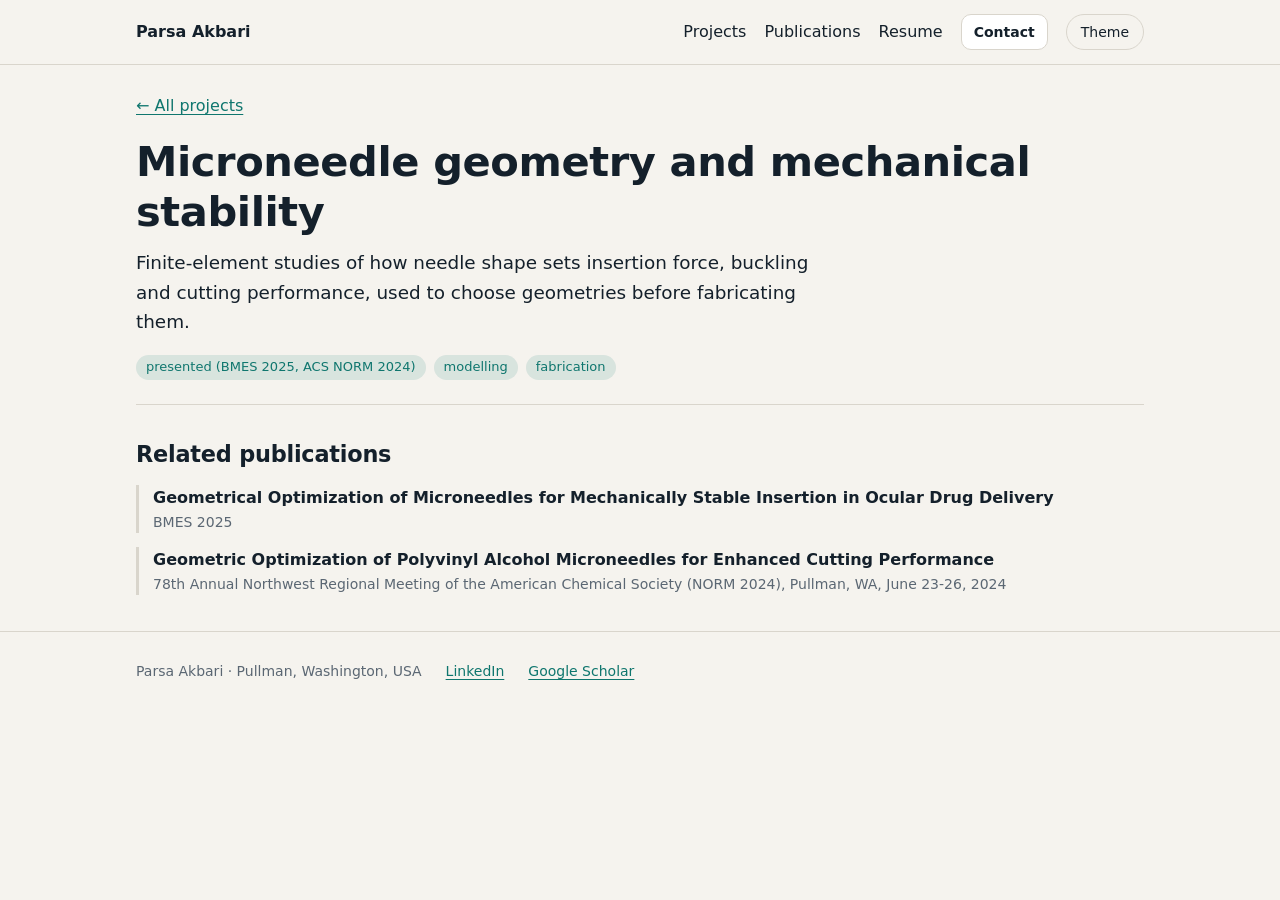
<file: projects/needle-mechanics/index.html>
<!DOCTYPE html><html lang="en"><head><meta charset="utf-8"><meta name="viewport" content="width=device-width, initial-scale=1"><title>Microneedle geometry and mechanical stability | Parsa Akbari</title><meta name="description" content="Finite-element studies of how needle shape sets insertion force, buckling and cutting performance, used to choose geometries before fabricating them.
"><link rel="canonical" href="https://parsaakbari00.github.io/projects/needle-mechanics/"><meta property="og:title" content="Microneedle geometry and mechanical stability | Parsa Akbari"><meta property="og:description" content="Finite-element studies of how needle shape sets insertion force, buckling and cutting performance, used to choose geometries before fabricating them.
"><meta property="og:type" content="website"><meta property="og:url" content="https://parsaakbari00.github.io/projects/needle-mechanics/"><meta name="twitter:card" content="summary"><link rel="icon" href="/favicon.svg" type="image/svg+xml"><script>
        try { var t = localStorage.getItem('theme'); if (t === 'light' || t === 'dark') document.documentElement.dataset.theme = t; } catch (e) {}
      </script><link rel="stylesheet" href="/_astro/content.Dwk53DKX.css"></head><body><a class="skip" href="#main">Skip to content</a><header class="site-header"><div class="wrap"><a class="brand" href="/">Parsa Akbari</a><nav class="nav" aria-label="Main"><a href="/#projects">Projects</a><a href="/#publications">Publications</a><a href="/resume/">Resume</a><button class="btn small" type="button" data-mailto data-u="parsa.akkbari" data-d="gmail.com">Contact</button><button class="chip" type="button" id="theme-toggle" aria-label="Toggle light and dark theme">Theme</button></nav></div></header><main id="main"><div class="wrap project"><a class="back" href="/#projects">← All projects</a><h1>Microneedle geometry and mechanical stability</h1><p class="lead">Finite-element studies of how needle shape sets insertion force, buckling and cutting performance, used to choose geometries before fabricating them.
</p><div class="tags"><span class="tag">presented (BMES 2025, ACS NORM 2024)</span><span class="tag">modelling</span><span class="tag">fabrication</span></div><section class="block"><h2>Related publications</h2><ul class="pubs"><li><div class="t">Geometrical Optimization of Microneedles for Mechanically Stable Insertion in Ocular Drug Delivery</div><div class="m">BMES 2025</div></li><li><div class="t">Geometric Optimization of Polyvinyl Alcohol Microneedles for Enhanced Cutting Performance</div><div class="m">78th Annual Northwest Regional Meeting of the American Chemical Society (NORM 2024), Pullman, WA, June 23-26, 2024</div></li></ul></section></div><script type="module" src="/_astro/_id_.astro_astro_type_script_index_0_lang.eTSxz6rF.js"></script></main><footer class="site-footer"><div class="wrap"><span>Parsa Akbari · Pullman, Washington, USA</span><a href="https://www.linkedin.com/in/parsa-akbari/" rel="noopener">LinkedIn</a><a href="https://scholar.google.com/citations?user=ynFODOoAAAAJ&amp;hl=en" rel="noopener">Google Scholar</a></div></footer><script type="module">var e=document.documentElement;document.getElementById(`theme-toggle`)?.addEventListener(`click`,()=>{let t=(e.dataset.theme?e.dataset.theme===`dark`:matchMedia(`(prefers-color-scheme: dark)`).matches)?`light`:`dark`;e.dataset.theme=t;try{localStorage.setItem(`theme`,t)}catch{}});</script><script type="module">var e=e=>`${e.dataset.u}@${e.dataset.d}`;document.querySelectorAll(`[data-email-text]`).forEach(t=>{t.textContent=e(t)}),document.querySelectorAll(`[data-mailto]`).forEach(t=>{t.addEventListener(`click`,n=>{n.preventDefault(),location.href=`mailto:`+e(t)})});</script></body></html>
</file>
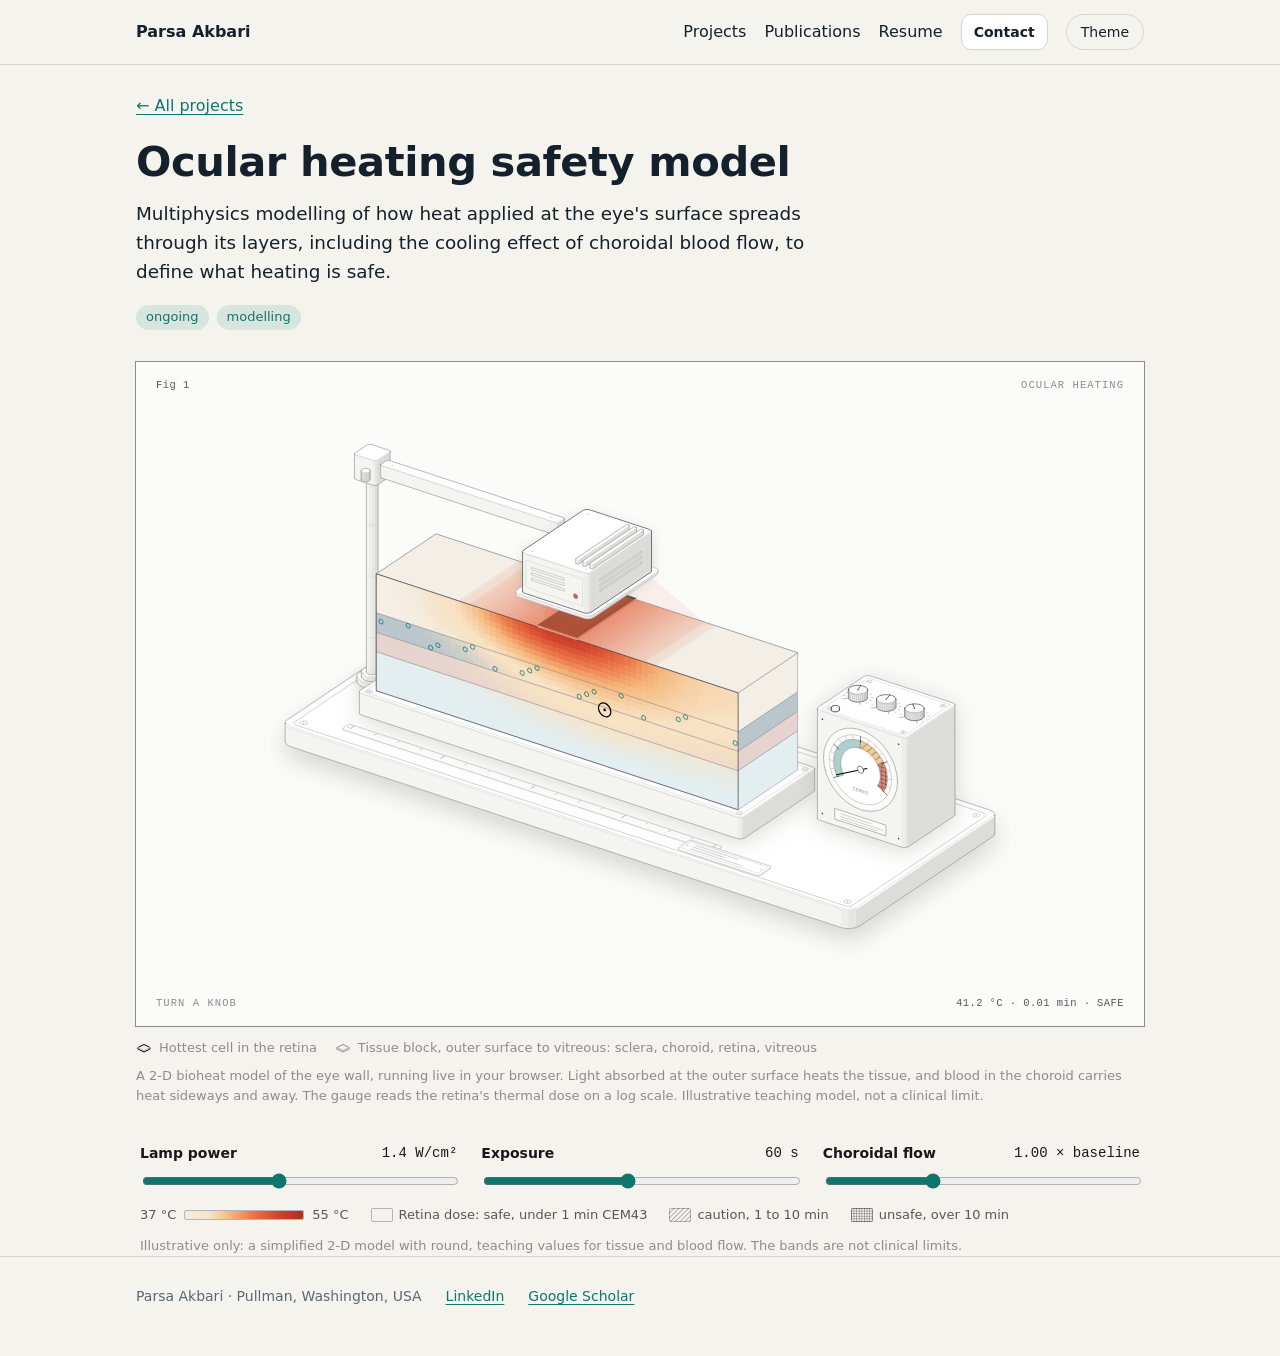
<file: projects/ocular-heating/index.html>
<!DOCTYPE html><html lang="en"><head><meta charset="utf-8"><meta name="viewport" content="width=device-width, initial-scale=1"><title>Ocular heating safety model | Parsa Akbari</title><meta name="description" content="Multiphysics modelling of how heat applied at the eye's surface spreads through its layers, including the cooling effect of choroidal blood flow, to define what heating is safe.
"><link rel="canonical" href="https://parsaakbari00.github.io/projects/ocular-heating/"><meta property="og:title" content="Ocular heating safety model | Parsa Akbari"><meta property="og:description" content="Multiphysics modelling of how heat applied at the eye's surface spreads through its layers, including the cooling effect of choroidal blood flow, to define what heating is safe.
"><meta property="og:type" content="website"><meta property="og:url" content="https://parsaakbari00.github.io/projects/ocular-heating/"><meta name="twitter:card" content="summary"><link rel="icon" href="/favicon.svg" type="image/svg+xml"><script>
        try { var t = localStorage.getItem('theme'); if (t === 'light' || t === 'dark') document.documentElement.dataset.theme = t; } catch (e) {}
      </script><link rel="stylesheet" href="/_astro/content.Dwk53DKX.css"></head><body><a class="skip" href="#main">Skip to content</a><header class="site-header"><div class="wrap"><a class="brand" href="/">Parsa Akbari</a><nav class="nav" aria-label="Main"><a href="/#projects">Projects</a><a href="/#publications">Publications</a><a href="/resume/">Resume</a><button class="btn small" type="button" data-mailto data-u="parsa.akkbari" data-d="gmail.com">Contact</button><button class="chip" type="button" id="theme-toggle" aria-label="Toggle light and dark theme">Theme</button></nav></div></header><main id="main"><div class="wrap project"><a class="back" href="/#projects">← All projects</a><h1>Ocular heating safety model</h1><p class="lead">Multiphysics modelling of how heat applied at the eye&#39;s surface spreads through its layers, including the cooling effect of choroidal blood flow, to define what heating is safe.
</p><div class="tags"><span class="tag">ongoing</span><span class="tag">modelling</span></div><div class="figure-host" data-figure="ocular-heating"></div></div><script type="module" src="/_astro/_id_.astro_astro_type_script_index_0_lang.eTSxz6rF.js"></script></main><footer class="site-footer"><div class="wrap"><span>Parsa Akbari · Pullman, Washington, USA</span><a href="https://www.linkedin.com/in/parsa-akbari/" rel="noopener">LinkedIn</a><a href="https://scholar.google.com/citations?user=ynFODOoAAAAJ&amp;hl=en" rel="noopener">Google Scholar</a></div></footer><script type="module">var e=document.documentElement;document.getElementById(`theme-toggle`)?.addEventListener(`click`,()=>{let t=(e.dataset.theme?e.dataset.theme===`dark`:matchMedia(`(prefers-color-scheme: dark)`).matches)?`light`:`dark`;e.dataset.theme=t;try{localStorage.setItem(`theme`,t)}catch{}});</script><script type="module">var e=e=>`${e.dataset.u}@${e.dataset.d}`;document.querySelectorAll(`[data-email-text]`).forEach(t=>{t.textContent=e(t)}),document.querySelectorAll(`[data-mailto]`).forEach(t=>{t.addEventListener(`click`,n=>{n.preventDefault(),location.href=`mailto:`+e(t)})});</script></body></html>
</file>
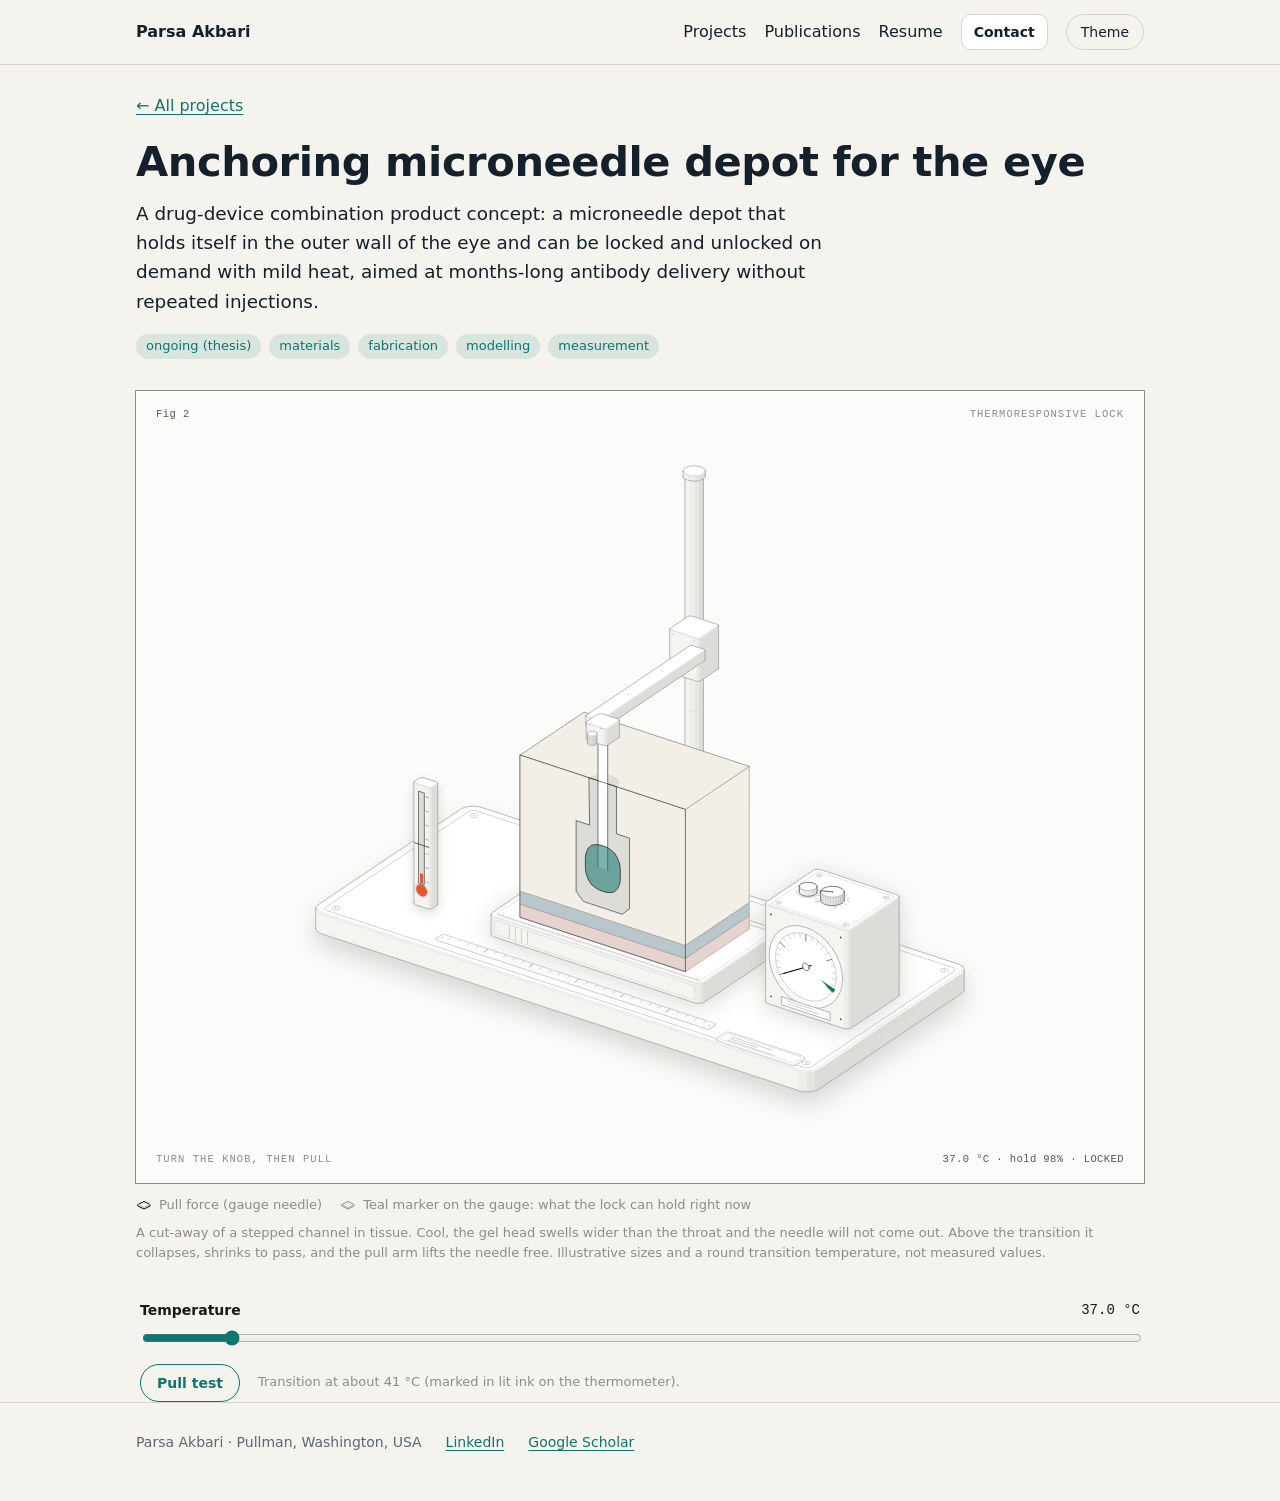
<file: projects/ocular-lock/index.html>
<!DOCTYPE html><html lang="en"><head><meta charset="utf-8"><meta name="viewport" content="width=device-width, initial-scale=1"><title>Anchoring microneedle depot for the eye | Parsa Akbari</title><meta name="description" content="A drug-device combination product concept: a microneedle depot that holds itself in the outer wall of the eye and can be locked and unlocked on demand with mild heat, aimed at months-long antibody delivery without repeated injections.
"><link rel="canonical" href="https://parsaakbari00.github.io/projects/ocular-lock/"><meta property="og:title" content="Anchoring microneedle depot for the eye | Parsa Akbari"><meta property="og:description" content="A drug-device combination product concept: a microneedle depot that holds itself in the outer wall of the eye and can be locked and unlocked on demand with mild heat, aimed at months-long antibody delivery without repeated injections.
"><meta property="og:type" content="website"><meta property="og:url" content="https://parsaakbari00.github.io/projects/ocular-lock/"><meta name="twitter:card" content="summary"><link rel="icon" href="/favicon.svg" type="image/svg+xml"><script>
        try { var t = localStorage.getItem('theme'); if (t === 'light' || t === 'dark') document.documentElement.dataset.theme = t; } catch (e) {}
      </script><link rel="stylesheet" href="/_astro/content.Dwk53DKX.css"></head><body><a class="skip" href="#main">Skip to content</a><header class="site-header"><div class="wrap"><a class="brand" href="/">Parsa Akbari</a><nav class="nav" aria-label="Main"><a href="/#projects">Projects</a><a href="/#publications">Publications</a><a href="/resume/">Resume</a><button class="btn small" type="button" data-mailto data-u="parsa.akkbari" data-d="gmail.com">Contact</button><button class="chip" type="button" id="theme-toggle" aria-label="Toggle light and dark theme">Theme</button></nav></div></header><main id="main"><div class="wrap project"><a class="back" href="/#projects">← All projects</a><h1>Anchoring microneedle depot for the eye</h1><p class="lead">A drug-device combination product concept: a microneedle depot that holds itself in the outer wall of the eye and can be locked and unlocked on demand with mild heat, aimed at months-long antibody delivery without repeated injections.
</p><div class="tags"><span class="tag">ongoing (thesis)</span><span class="tag">materials</span><span class="tag">fabrication</span><span class="tag">modelling</span><span class="tag">measurement</span></div><div class="figure-host" data-figure="ocular-lock"></div></div><script type="module" src="/_astro/_id_.astro_astro_type_script_index_0_lang.eTSxz6rF.js"></script></main><footer class="site-footer"><div class="wrap"><span>Parsa Akbari · Pullman, Washington, USA</span><a href="https://www.linkedin.com/in/parsa-akbari/" rel="noopener">LinkedIn</a><a href="https://scholar.google.com/citations?user=ynFODOoAAAAJ&amp;hl=en" rel="noopener">Google Scholar</a></div></footer><script type="module">var e=document.documentElement;document.getElementById(`theme-toggle`)?.addEventListener(`click`,()=>{let t=(e.dataset.theme?e.dataset.theme===`dark`:matchMedia(`(prefers-color-scheme: dark)`).matches)?`light`:`dark`;e.dataset.theme=t;try{localStorage.setItem(`theme`,t)}catch{}});</script><script type="module">var e=e=>`${e.dataset.u}@${e.dataset.d}`;document.querySelectorAll(`[data-email-text]`).forEach(t=>{t.textContent=e(t)}),document.querySelectorAll(`[data-mailto]`).forEach(t=>{t.addEventListener(`click`,n=>{n.preventDefault(),location.href=`mailto:`+e(t)})});</script></body></html>
</file>
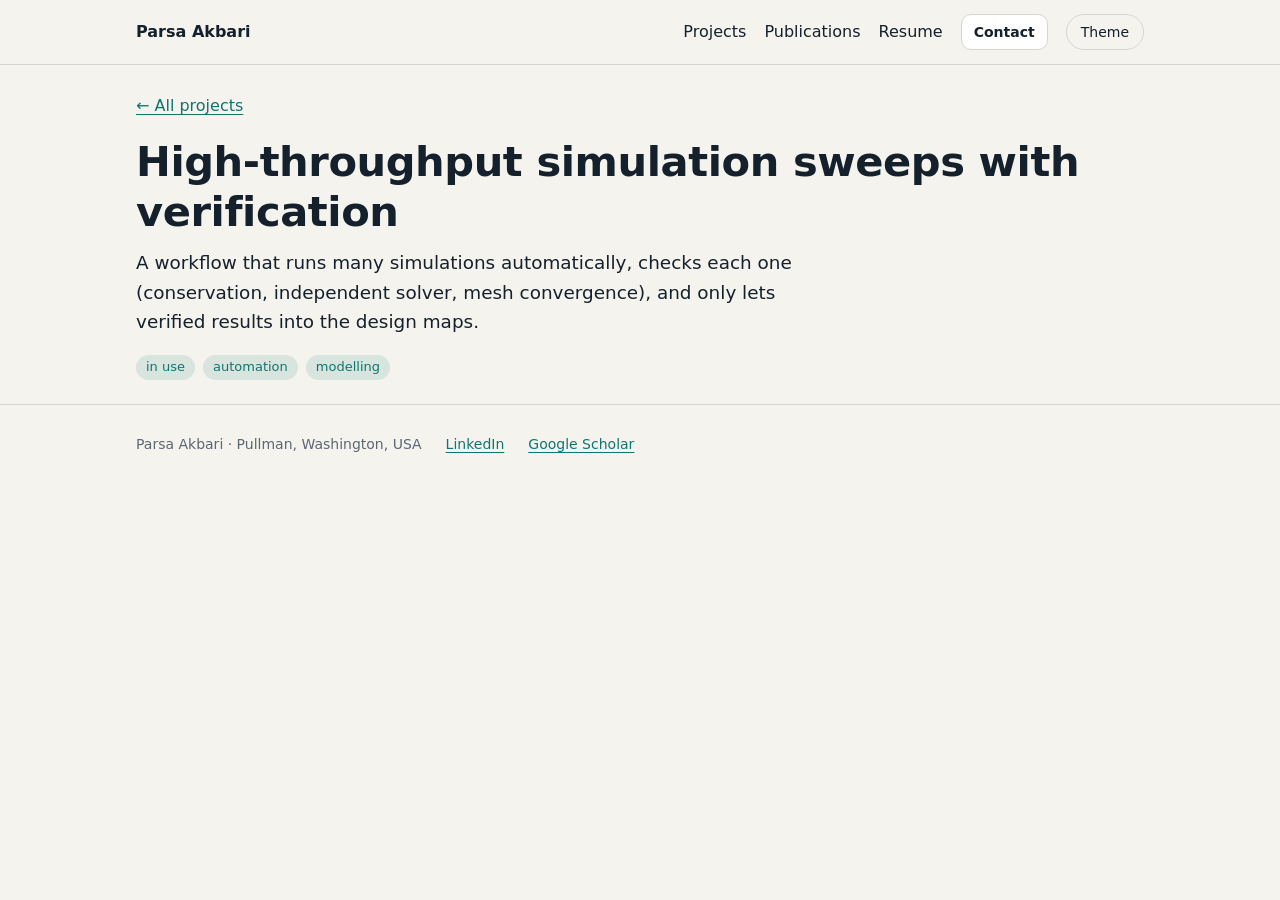
<file: projects/simulation-sweeps/index.html>
<!DOCTYPE html><html lang="en"><head><meta charset="utf-8"><meta name="viewport" content="width=device-width, initial-scale=1"><title>High-throughput simulation sweeps with verification | Parsa Akbari</title><meta name="description" content="A workflow that runs many simulations automatically, checks each one (conservation, independent solver, mesh convergence), and only lets verified results into the design maps.
"><link rel="canonical" href="https://parsaakbari00.github.io/projects/simulation-sweeps/"><meta property="og:title" content="High-throughput simulation sweeps with verification | Parsa Akbari"><meta property="og:description" content="A workflow that runs many simulations automatically, checks each one (conservation, independent solver, mesh convergence), and only lets verified results into the design maps.
"><meta property="og:type" content="website"><meta property="og:url" content="https://parsaakbari00.github.io/projects/simulation-sweeps/"><meta name="twitter:card" content="summary"><link rel="icon" href="/favicon.svg" type="image/svg+xml"><script>
        try { var t = localStorage.getItem('theme'); if (t === 'light' || t === 'dark') document.documentElement.dataset.theme = t; } catch (e) {}
      </script><link rel="stylesheet" href="/_astro/content.Dwk53DKX.css"></head><body><a class="skip" href="#main">Skip to content</a><header class="site-header"><div class="wrap"><a class="brand" href="/">Parsa Akbari</a><nav class="nav" aria-label="Main"><a href="/#projects">Projects</a><a href="/#publications">Publications</a><a href="/resume/">Resume</a><button class="btn small" type="button" data-mailto data-u="parsa.akkbari" data-d="gmail.com">Contact</button><button class="chip" type="button" id="theme-toggle" aria-label="Toggle light and dark theme">Theme</button></nav></div></header><main id="main"><div class="wrap project"><a class="back" href="/#projects">← All projects</a><h1>High-throughput simulation sweeps with verification</h1><p class="lead">A workflow that runs many simulations automatically, checks each one (conservation, independent solver, mesh convergence), and only lets verified results into the design maps.
</p><div class="tags"><span class="tag">in use</span><span class="tag">automation</span><span class="tag">modelling</span></div></div><script type="module" src="/_astro/_id_.astro_astro_type_script_index_0_lang.eTSxz6rF.js"></script></main><footer class="site-footer"><div class="wrap"><span>Parsa Akbari · Pullman, Washington, USA</span><a href="https://www.linkedin.com/in/parsa-akbari/" rel="noopener">LinkedIn</a><a href="https://scholar.google.com/citations?user=ynFODOoAAAAJ&amp;hl=en" rel="noopener">Google Scholar</a></div></footer><script type="module">var e=document.documentElement;document.getElementById(`theme-toggle`)?.addEventListener(`click`,()=>{let t=(e.dataset.theme?e.dataset.theme===`dark`:matchMedia(`(prefers-color-scheme: dark)`).matches)?`light`:`dark`;e.dataset.theme=t;try{localStorage.setItem(`theme`,t)}catch{}});</script><script type="module">var e=e=>`${e.dataset.u}@${e.dataset.d}`;document.querySelectorAll(`[data-email-text]`).forEach(t=>{t.textContent=e(t)}),document.querySelectorAll(`[data-mailto]`).forEach(t=>{t.addEventListener(`click`,n=>{n.preventDefault(),location.href=`mailto:`+e(t)})});</script></body></html>
</file>
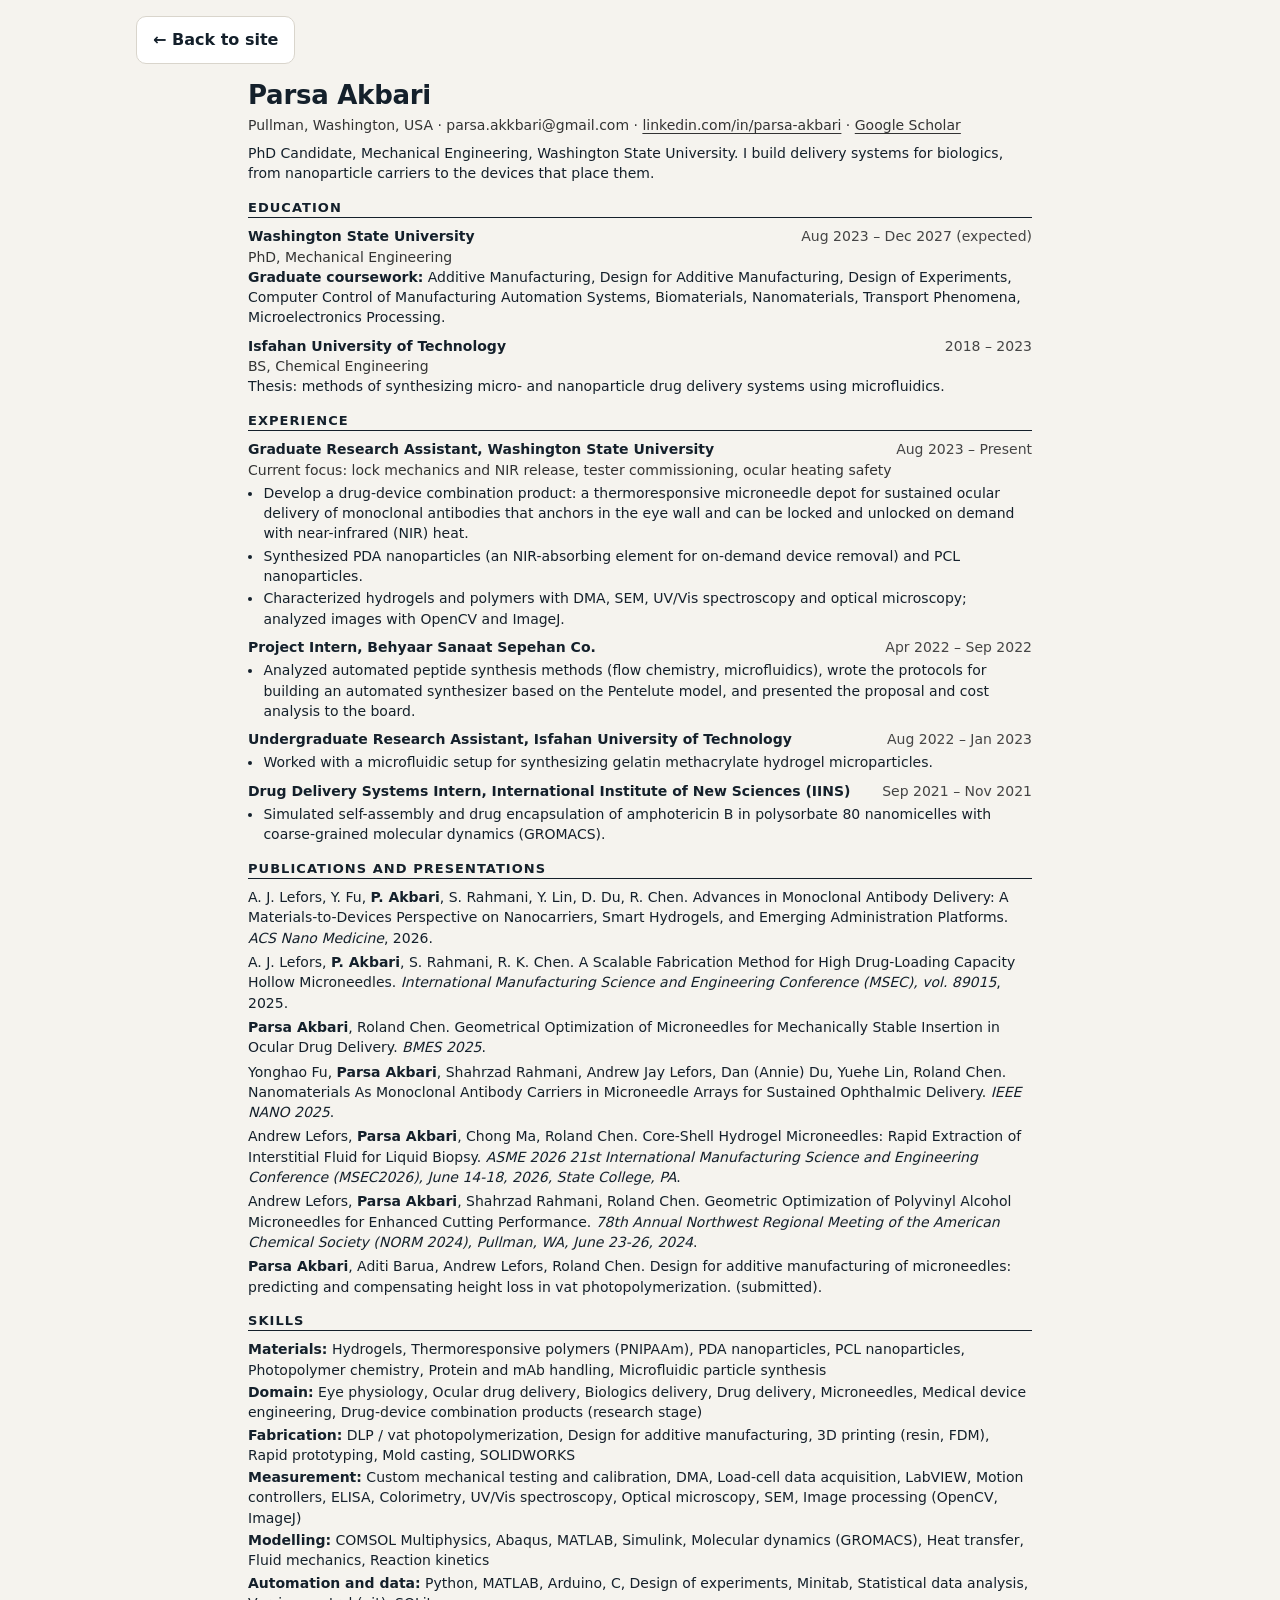
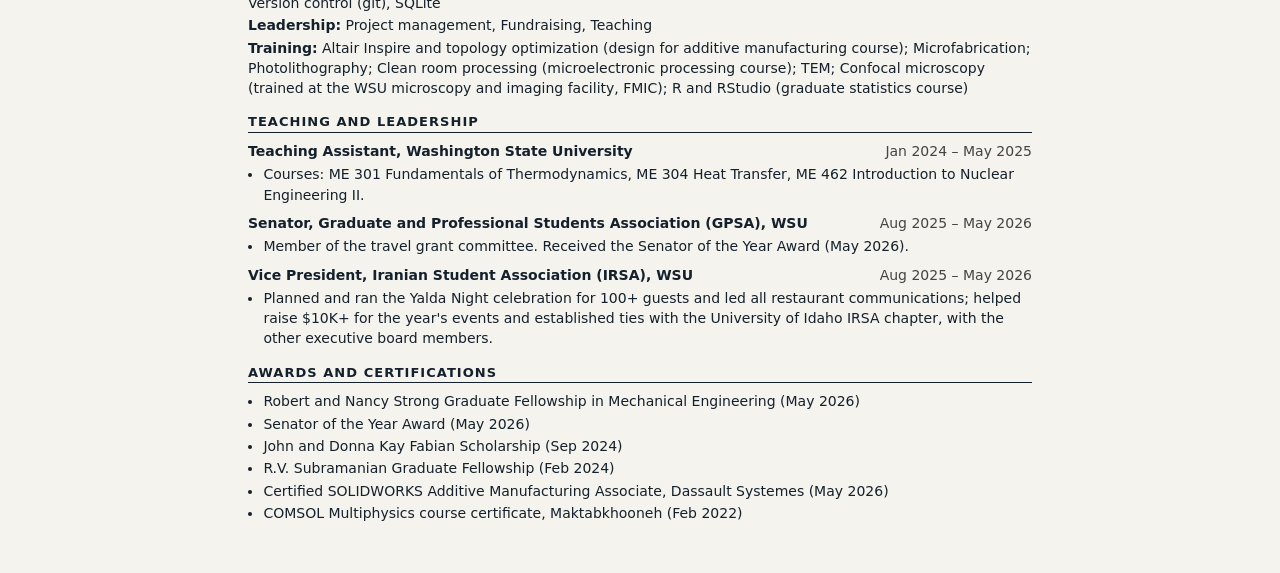
<file: resume/biotech/index.html>
<!DOCTYPE html><html lang="en" data-theme="light"><head><meta charset="utf-8"><meta name="viewport" content="width=device-width, initial-scale=1"><title>Resume (Biotech and drug delivery) | Parsa Akbari</title><meta name="description" content><link rel="canonical" href="https://parsaakbari00.github.io/resume/biotech/"><meta property="og:title" content="Resume (Biotech and drug delivery) | Parsa Akbari"><meta property="og:description" content><meta property="og:type" content="website"><meta property="og:url" content="https://parsaakbari00.github.io/resume/biotech/"><meta name="twitter:card" content="summary"><link rel="icon" href="/favicon.svg" type="image/svg+xml"><link rel="stylesheet" href="/_astro/content.Dwk53DKX.css"></head><body><div class="wrap"><div class="toolbar"><a class="btn" href="/">← Back to site</a></div></div><article class="resume"><h1>Parsa Akbari</h1><p class="contact">Pullman, Washington, USA · <span data-email-text data-u="parsa.akkbari" data-d="gmail.com">email</span> · <a href="https://www.linkedin.com/in/parsa-akbari/">linkedin.com/in/parsa-akbari</a> · <a href="https://scholar.google.com/citations?user=ynFODOoAAAAJ&amp;hl=en">Google Scholar</a></p><p class="summary">PhD Candidate, Mechanical Engineering, Washington State University. I build delivery systems for biologics, from nanoparticle carriers to the devices that place them.</p><h2>Education</h2><div class="entry"><div class="row"><span class="role">Washington State University</span><span class="dates">Aug 2023 – Dec 2027 (expected)</span></div><div class="org">PhD, Mechanical Engineering</div><div><b>Graduate coursework:</b> Additive Manufacturing, Design for Additive Manufacturing, Design of Experiments, Computer Control of Manufacturing Automation Systems, Biomaterials, Nanomaterials, Transport Phenomena, Microelectronics Processing.</div></div><div class="entry"><div class="row"><span class="role">Isfahan University of Technology</span><span class="dates">2018 – 2023</span></div><div class="org">BS, Chemical Engineering</div><div>Thesis: methods of synthesizing micro- and nanoparticle drug delivery systems using microfluidics.</div></div><h2>Experience</h2><div class="entry"><div class="row"><span class="role">Graduate Research Assistant, Washington State University</span><span class="dates">Aug 2023 – Present</span></div><div class="org">Current focus: lock mechanics and NIR release, tester commissioning, ocular heating safety</div><ul><li>Develop a drug-device combination product: a thermoresponsive microneedle depot for sustained ocular delivery of monoclonal antibodies that anchors in the eye wall and can be locked and unlocked on demand with near-infrared (NIR) heat.</li><li>Synthesized PDA nanoparticles (an NIR-absorbing element for on-demand device removal) and PCL nanoparticles.</li><li>Characterized hydrogels and polymers with DMA, SEM, UV/Vis spectroscopy and optical microscopy; analyzed images with OpenCV and ImageJ.</li></ul></div><div class="entry"><div class="row"><span class="role">Project Intern, Behyaar Sanaat Sepehan Co.</span><span class="dates">Apr 2022 – Sep 2022</span></div><ul><li>Analyzed automated peptide synthesis methods (flow chemistry, microfluidics), wrote the protocols for building an automated synthesizer based on the Pentelute model, and presented the proposal and cost analysis to the board.</li></ul></div><div class="entry"><div class="row"><span class="role">Undergraduate Research Assistant, Isfahan University of Technology</span><span class="dates">Aug 2022 – Jan 2023</span></div><ul><li>Worked with a microfluidic setup for synthesizing gelatin methacrylate hydrogel microparticles.</li></ul></div><div class="entry"><div class="row"><span class="role">Drug Delivery Systems Intern, International Institute of New Sciences (IINS)</span><span class="dates">Sep 2021 – Nov 2021</span></div><ul><li>Simulated self-assembly and drug encapsulation of amphotericin B in polysorbate 80 nanomicelles with coarse-grained molecular dynamics (GROMACS).</li></ul></div><h2>Publications and presentations</h2><div class="pub">A. J. Lefors, Y. Fu, <b>P. Akbari</b>, S. Rahmani, Y. Lin, D. Du, R. Chen. Advances in Monoclonal Antibody Delivery: A Materials-to-Devices Perspective on Nanocarriers, Smart Hydrogels, and Emerging Administration Platforms. <i>ACS Nano Medicine</i>, 2026.</div><div class="pub">A. J. Lefors, <b>P. Akbari</b>, S. Rahmani, R. K. Chen. A Scalable Fabrication Method for High Drug-Loading Capacity Hollow Microneedles. <i>International Manufacturing Science and Engineering Conference (MSEC), vol. 89015</i>, 2025.</div><div class="pub"><b>Parsa Akbari</b>, Roland Chen. Geometrical Optimization of Microneedles for Mechanically Stable Insertion in Ocular Drug Delivery. <i>BMES 2025</i>.</div><div class="pub">Yonghao Fu, <b>Parsa Akbari</b>, Shahrzad Rahmani, Andrew Jay Lefors, Dan (Annie) Du, Yuehe Lin, Roland Chen. Nanomaterials As Monoclonal Antibody Carriers in Microneedle Arrays for Sustained Ophthalmic Delivery. <i>IEEE NANO 2025</i>.</div><div class="pub">Andrew Lefors, <b>Parsa Akbari</b>, Chong Ma, Roland Chen. Core-Shell Hydrogel Microneedles: Rapid Extraction of Interstitial Fluid for Liquid Biopsy. <i>ASME 2026 21st International Manufacturing Science and Engineering Conference (MSEC2026), June 14-18, 2026, State College, PA</i>.</div><div class="pub">Andrew Lefors, <b>Parsa Akbari</b>, Shahrzad Rahmani, Roland Chen. Geometric Optimization of Polyvinyl Alcohol Microneedles for Enhanced Cutting Performance. <i>78th Annual Northwest Regional Meeting of the American Chemical Society (NORM 2024), Pullman, WA, June 23-26, 2024</i>.</div><div class="pub"><b>Parsa Akbari</b>, Aditi Barua, Andrew Lefors, Roland Chen. Design for additive manufacturing of microneedles: predicting and compensating height loss in vat photopolymerization. <i></i> (submitted).</div><h2>Skills</h2><div class="skills"><div><b>Materials:</b> Hydrogels, Thermoresponsive polymers (PNIPAAm), PDA nanoparticles, PCL nanoparticles, Photopolymer chemistry, Protein and mAb handling, Microfluidic particle synthesis</div><div><b>Domain:</b> Eye physiology, Ocular drug delivery, Biologics delivery, Drug delivery, Microneedles, Medical device engineering, Drug-device combination products (research stage)</div><div><b>Fabrication:</b> DLP / vat photopolymerization, Design for additive manufacturing, 3D printing (resin, FDM), Rapid prototyping, Mold casting, SOLIDWORKS</div><div><b>Measurement:</b> Custom mechanical testing and calibration, DMA, Load-cell data acquisition, LabVIEW, Motion controllers, ELISA, Colorimetry, UV/Vis spectroscopy, Optical microscopy, SEM, Image processing (OpenCV, ImageJ)</div><div><b>Modelling:</b> COMSOL Multiphysics, Abaqus, MATLAB, Simulink, Molecular dynamics (GROMACS), Heat transfer, Fluid mechanics, Reaction kinetics</div><div><b>Automation and data:</b> Python, MATLAB, Arduino, C, Design of experiments, Minitab, Statistical data analysis, Version control (git), SQLite</div><div><b>Leadership:</b> Project management, Fundraising, Teaching</div><div><b>Training:</b> Altair Inspire and topology optimization (design for additive manufacturing course); Microfabrication; Photolithography; Clean room processing (microelectronic processing course); TEM; Confocal microscopy (trained at the WSU microscopy and imaging facility, FMIC); R and RStudio (graduate statistics course)</div></div><h2>Teaching and leadership</h2><div class="entry"><div class="row"><span class="role">Teaching Assistant, Washington State University</span><span class="dates">Jan 2024 – May 2025</span></div><ul><li>Courses: ME 301 Fundamentals of Thermodynamics, ME 304 Heat Transfer, ME 462 Introduction to Nuclear Engineering II.</li></ul></div><div class="entry"><div class="row"><span class="role">Senator, Graduate and Professional Students Association (GPSA), WSU</span><span class="dates">Aug 2025 – May 2026</span></div><ul><li>Member of the travel grant committee. Received the Senator of the Year Award (May 2026).</li></ul></div><div class="entry"><div class="row"><span class="role">Vice President, Iranian Student Association (IRSA), WSU</span><span class="dates">Aug 2025 – May 2026</span></div><ul><li>Planned and ran the Yalda Night celebration for 100+ guests and led all restaurant communications; helped raise $10K+ for the year&#39;s events and established ties with the University of Idaho IRSA chapter, with the other executive board members.</li></ul></div><h2>Awards and certifications</h2><ul><li>Robert and Nancy Strong Graduate Fellowship in Mechanical Engineering (May 2026)</li><li>Senator of the Year Award (May 2026)</li><li>John and Donna Kay Fabian Scholarship (Sep 2024)</li><li>R.V. Subramanian Graduate Fellowship (Feb 2024)</li><li>Certified SOLIDWORKS Additive Manufacturing Associate, Dassault Systemes (May 2026)</li><li>COMSOL Multiphysics course certificate, Maktabkhooneh (Feb 2022)</li></ul></article><script type="module">var e=e=>`${e.dataset.u}@${e.dataset.d}`;document.querySelectorAll(`[data-email-text]`).forEach(t=>{t.textContent=e(t)}),document.querySelectorAll(`[data-mailto]`).forEach(t=>{t.addEventListener(`click`,n=>{n.preventDefault(),location.href=`mailto:`+e(t)})});</script></body></html>
</file>
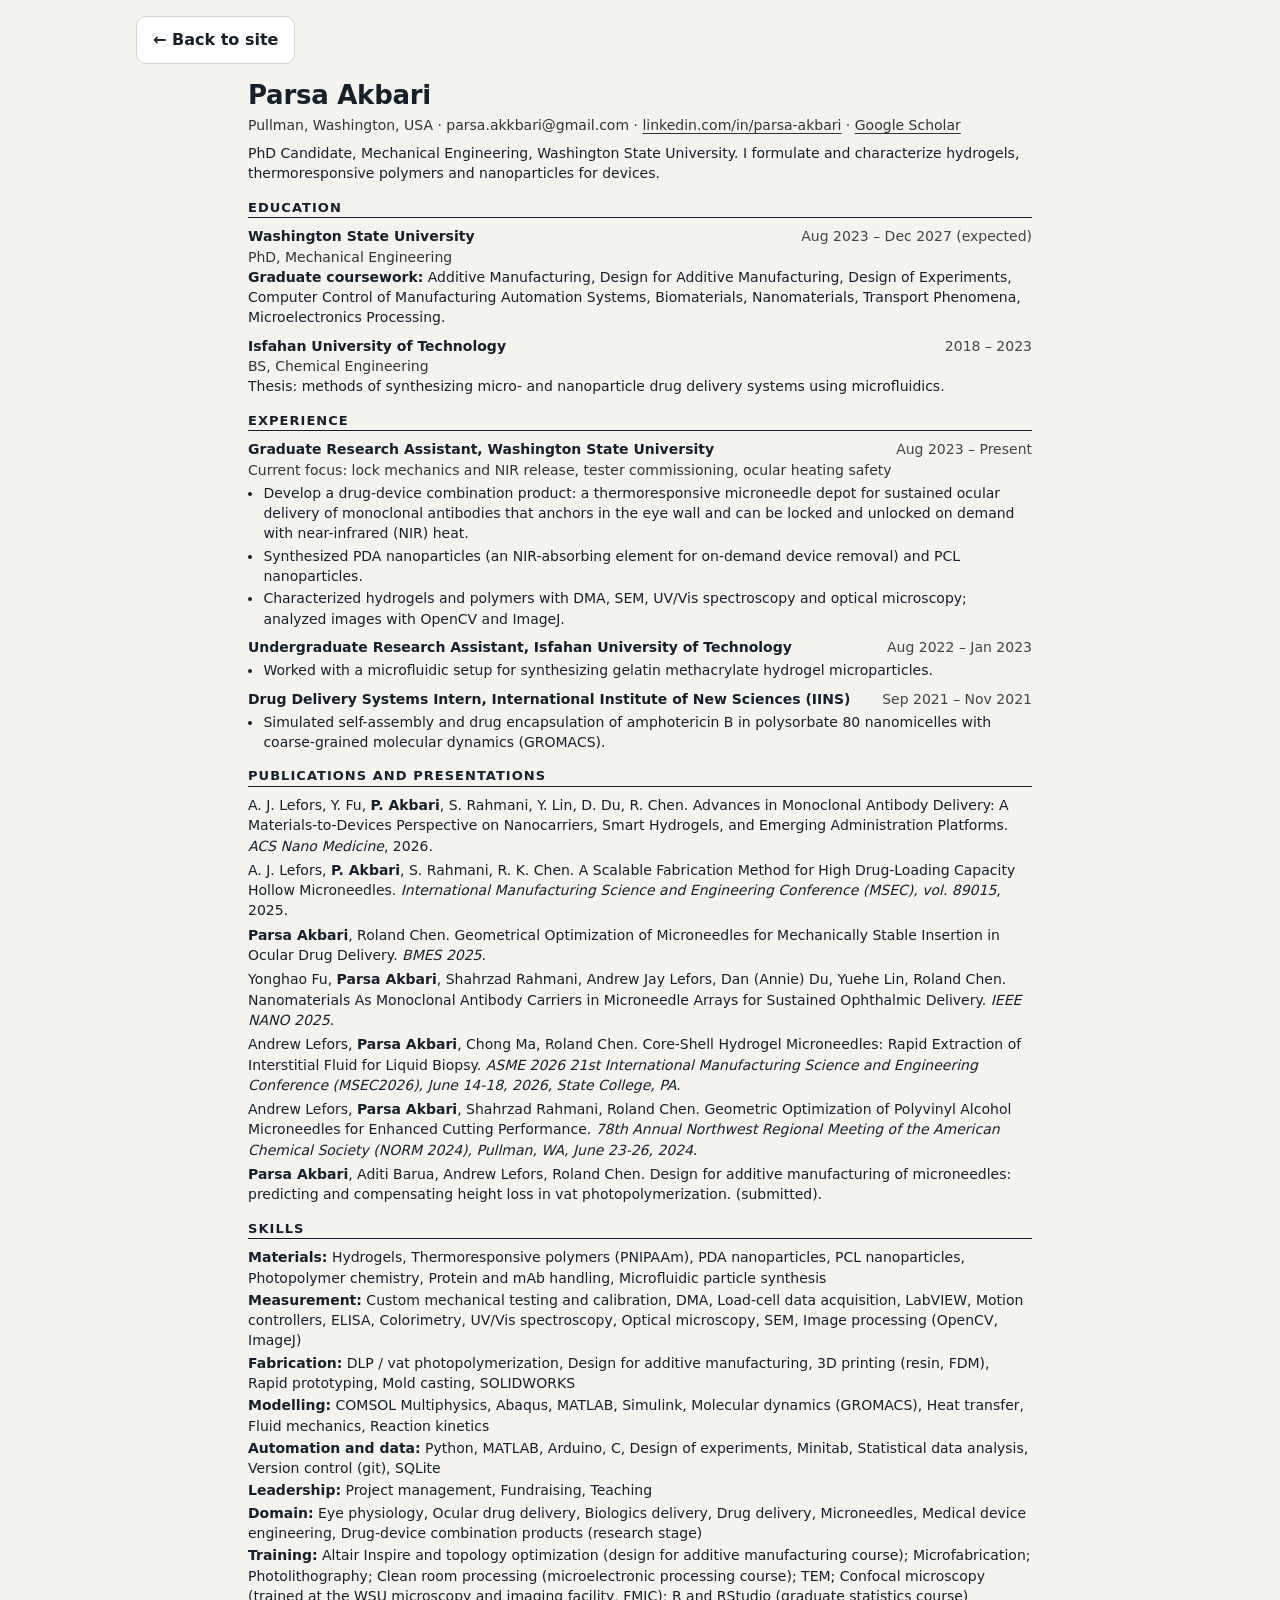
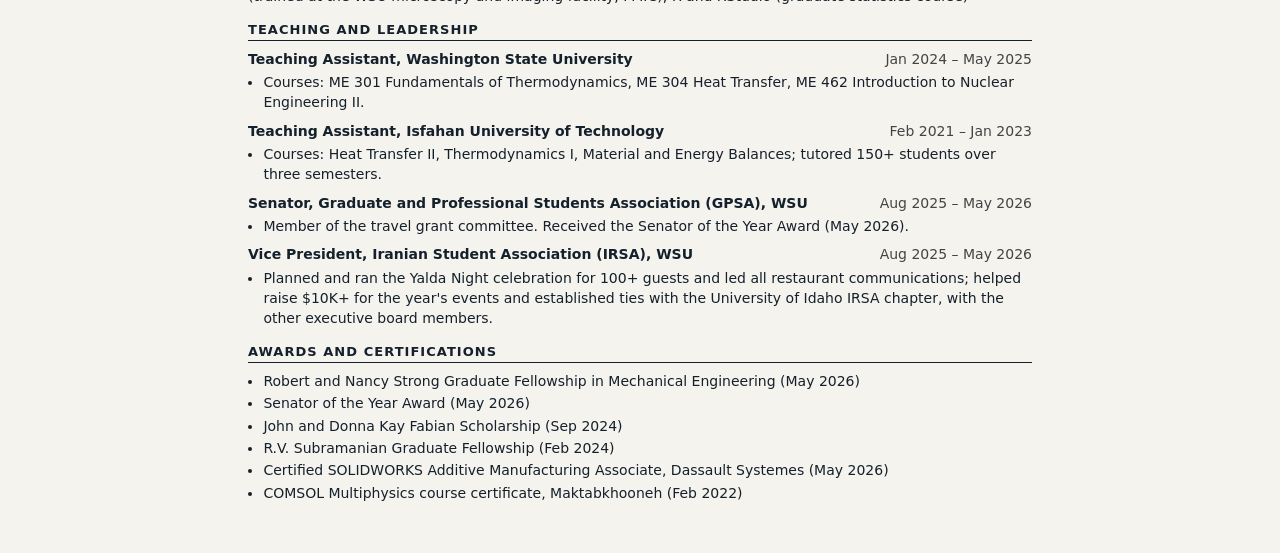
<file: resume/materials/index.html>
<!DOCTYPE html><html lang="en" data-theme="light"><head><meta charset="utf-8"><meta name="viewport" content="width=device-width, initial-scale=1"><title>Resume (Materials and nanotechnology) | Parsa Akbari</title><meta name="description" content><link rel="canonical" href="https://parsaakbari00.github.io/resume/materials/"><meta property="og:title" content="Resume (Materials and nanotechnology) | Parsa Akbari"><meta property="og:description" content><meta property="og:type" content="website"><meta property="og:url" content="https://parsaakbari00.github.io/resume/materials/"><meta name="twitter:card" content="summary"><link rel="icon" href="/favicon.svg" type="image/svg+xml"><link rel="stylesheet" href="/_astro/content.Dwk53DKX.css"></head><body><div class="wrap"><div class="toolbar"><a class="btn" href="/">← Back to site</a></div></div><article class="resume"><h1>Parsa Akbari</h1><p class="contact">Pullman, Washington, USA · <span data-email-text data-u="parsa.akkbari" data-d="gmail.com">email</span> · <a href="https://www.linkedin.com/in/parsa-akbari/">linkedin.com/in/parsa-akbari</a> · <a href="https://scholar.google.com/citations?user=ynFODOoAAAAJ&amp;hl=en">Google Scholar</a></p><p class="summary">PhD Candidate, Mechanical Engineering, Washington State University. I formulate and characterize hydrogels, thermoresponsive polymers and nanoparticles for devices.</p><h2>Education</h2><div class="entry"><div class="row"><span class="role">Washington State University</span><span class="dates">Aug 2023 – Dec 2027 (expected)</span></div><div class="org">PhD, Mechanical Engineering</div><div><b>Graduate coursework:</b> Additive Manufacturing, Design for Additive Manufacturing, Design of Experiments, Computer Control of Manufacturing Automation Systems, Biomaterials, Nanomaterials, Transport Phenomena, Microelectronics Processing.</div></div><div class="entry"><div class="row"><span class="role">Isfahan University of Technology</span><span class="dates">2018 – 2023</span></div><div class="org">BS, Chemical Engineering</div><div>Thesis: methods of synthesizing micro- and nanoparticle drug delivery systems using microfluidics.</div></div><h2>Experience</h2><div class="entry"><div class="row"><span class="role">Graduate Research Assistant, Washington State University</span><span class="dates">Aug 2023 – Present</span></div><div class="org">Current focus: lock mechanics and NIR release, tester commissioning, ocular heating safety</div><ul><li>Develop a drug-device combination product: a thermoresponsive microneedle depot for sustained ocular delivery of monoclonal antibodies that anchors in the eye wall and can be locked and unlocked on demand with near-infrared (NIR) heat.</li><li>Synthesized PDA nanoparticles (an NIR-absorbing element for on-demand device removal) and PCL nanoparticles.</li><li>Characterized hydrogels and polymers with DMA, SEM, UV/Vis spectroscopy and optical microscopy; analyzed images with OpenCV and ImageJ.</li></ul></div><div class="entry"><div class="row"><span class="role">Undergraduate Research Assistant, Isfahan University of Technology</span><span class="dates">Aug 2022 – Jan 2023</span></div><ul><li>Worked with a microfluidic setup for synthesizing gelatin methacrylate hydrogel microparticles.</li></ul></div><div class="entry"><div class="row"><span class="role">Drug Delivery Systems Intern, International Institute of New Sciences (IINS)</span><span class="dates">Sep 2021 – Nov 2021</span></div><ul><li>Simulated self-assembly and drug encapsulation of amphotericin B in polysorbate 80 nanomicelles with coarse-grained molecular dynamics (GROMACS).</li></ul></div><h2>Publications and presentations</h2><div class="pub">A. J. Lefors, Y. Fu, <b>P. Akbari</b>, S. Rahmani, Y. Lin, D. Du, R. Chen. Advances in Monoclonal Antibody Delivery: A Materials-to-Devices Perspective on Nanocarriers, Smart Hydrogels, and Emerging Administration Platforms. <i>ACS Nano Medicine</i>, 2026.</div><div class="pub">A. J. Lefors, <b>P. Akbari</b>, S. Rahmani, R. K. Chen. A Scalable Fabrication Method for High Drug-Loading Capacity Hollow Microneedles. <i>International Manufacturing Science and Engineering Conference (MSEC), vol. 89015</i>, 2025.</div><div class="pub"><b>Parsa Akbari</b>, Roland Chen. Geometrical Optimization of Microneedles for Mechanically Stable Insertion in Ocular Drug Delivery. <i>BMES 2025</i>.</div><div class="pub">Yonghao Fu, <b>Parsa Akbari</b>, Shahrzad Rahmani, Andrew Jay Lefors, Dan (Annie) Du, Yuehe Lin, Roland Chen. Nanomaterials As Monoclonal Antibody Carriers in Microneedle Arrays for Sustained Ophthalmic Delivery. <i>IEEE NANO 2025</i>.</div><div class="pub">Andrew Lefors, <b>Parsa Akbari</b>, Chong Ma, Roland Chen. Core-Shell Hydrogel Microneedles: Rapid Extraction of Interstitial Fluid for Liquid Biopsy. <i>ASME 2026 21st International Manufacturing Science and Engineering Conference (MSEC2026), June 14-18, 2026, State College, PA</i>.</div><div class="pub">Andrew Lefors, <b>Parsa Akbari</b>, Shahrzad Rahmani, Roland Chen. Geometric Optimization of Polyvinyl Alcohol Microneedles for Enhanced Cutting Performance. <i>78th Annual Northwest Regional Meeting of the American Chemical Society (NORM 2024), Pullman, WA, June 23-26, 2024</i>.</div><div class="pub"><b>Parsa Akbari</b>, Aditi Barua, Andrew Lefors, Roland Chen. Design for additive manufacturing of microneedles: predicting and compensating height loss in vat photopolymerization. <i></i> (submitted).</div><h2>Skills</h2><div class="skills"><div><b>Materials:</b> Hydrogels, Thermoresponsive polymers (PNIPAAm), PDA nanoparticles, PCL nanoparticles, Photopolymer chemistry, Protein and mAb handling, Microfluidic particle synthesis</div><div><b>Measurement:</b> Custom mechanical testing and calibration, DMA, Load-cell data acquisition, LabVIEW, Motion controllers, ELISA, Colorimetry, UV/Vis spectroscopy, Optical microscopy, SEM, Image processing (OpenCV, ImageJ)</div><div><b>Fabrication:</b> DLP / vat photopolymerization, Design for additive manufacturing, 3D printing (resin, FDM), Rapid prototyping, Mold casting, SOLIDWORKS</div><div><b>Modelling:</b> COMSOL Multiphysics, Abaqus, MATLAB, Simulink, Molecular dynamics (GROMACS), Heat transfer, Fluid mechanics, Reaction kinetics</div><div><b>Automation and data:</b> Python, MATLAB, Arduino, C, Design of experiments, Minitab, Statistical data analysis, Version control (git), SQLite</div><div><b>Leadership:</b> Project management, Fundraising, Teaching</div><div><b>Domain:</b> Eye physiology, Ocular drug delivery, Biologics delivery, Drug delivery, Microneedles, Medical device engineering, Drug-device combination products (research stage)</div><div><b>Training:</b> Altair Inspire and topology optimization (design for additive manufacturing course); Microfabrication; Photolithography; Clean room processing (microelectronic processing course); TEM; Confocal microscopy (trained at the WSU microscopy and imaging facility, FMIC); R and RStudio (graduate statistics course)</div></div><h2>Teaching and leadership</h2><div class="entry"><div class="row"><span class="role">Teaching Assistant, Washington State University</span><span class="dates">Jan 2024 – May 2025</span></div><ul><li>Courses: ME 301 Fundamentals of Thermodynamics, ME 304 Heat Transfer, ME 462 Introduction to Nuclear Engineering II.</li></ul></div><div class="entry"><div class="row"><span class="role">Teaching Assistant, Isfahan University of Technology</span><span class="dates">Feb 2021 – Jan 2023</span></div><ul><li>Courses: Heat Transfer II, Thermodynamics I, Material and Energy Balances; tutored 150+ students over three semesters.</li></ul></div><div class="entry"><div class="row"><span class="role">Senator, Graduate and Professional Students Association (GPSA), WSU</span><span class="dates">Aug 2025 – May 2026</span></div><ul><li>Member of the travel grant committee. Received the Senator of the Year Award (May 2026).</li></ul></div><div class="entry"><div class="row"><span class="role">Vice President, Iranian Student Association (IRSA), WSU</span><span class="dates">Aug 2025 – May 2026</span></div><ul><li>Planned and ran the Yalda Night celebration for 100+ guests and led all restaurant communications; helped raise $10K+ for the year&#39;s events and established ties with the University of Idaho IRSA chapter, with the other executive board members.</li></ul></div><h2>Awards and certifications</h2><ul><li>Robert and Nancy Strong Graduate Fellowship in Mechanical Engineering (May 2026)</li><li>Senator of the Year Award (May 2026)</li><li>John and Donna Kay Fabian Scholarship (Sep 2024)</li><li>R.V. Subramanian Graduate Fellowship (Feb 2024)</li><li>Certified SOLIDWORKS Additive Manufacturing Associate, Dassault Systemes (May 2026)</li><li>COMSOL Multiphysics course certificate, Maktabkhooneh (Feb 2022)</li></ul></article><script type="module">var e=e=>`${e.dataset.u}@${e.dataset.d}`;document.querySelectorAll(`[data-email-text]`).forEach(t=>{t.textContent=e(t)}),document.querySelectorAll(`[data-mailto]`).forEach(t=>{t.addEventListener(`click`,n=>{n.preventDefault(),location.href=`mailto:`+e(t)})});</script></body></html>
</file>
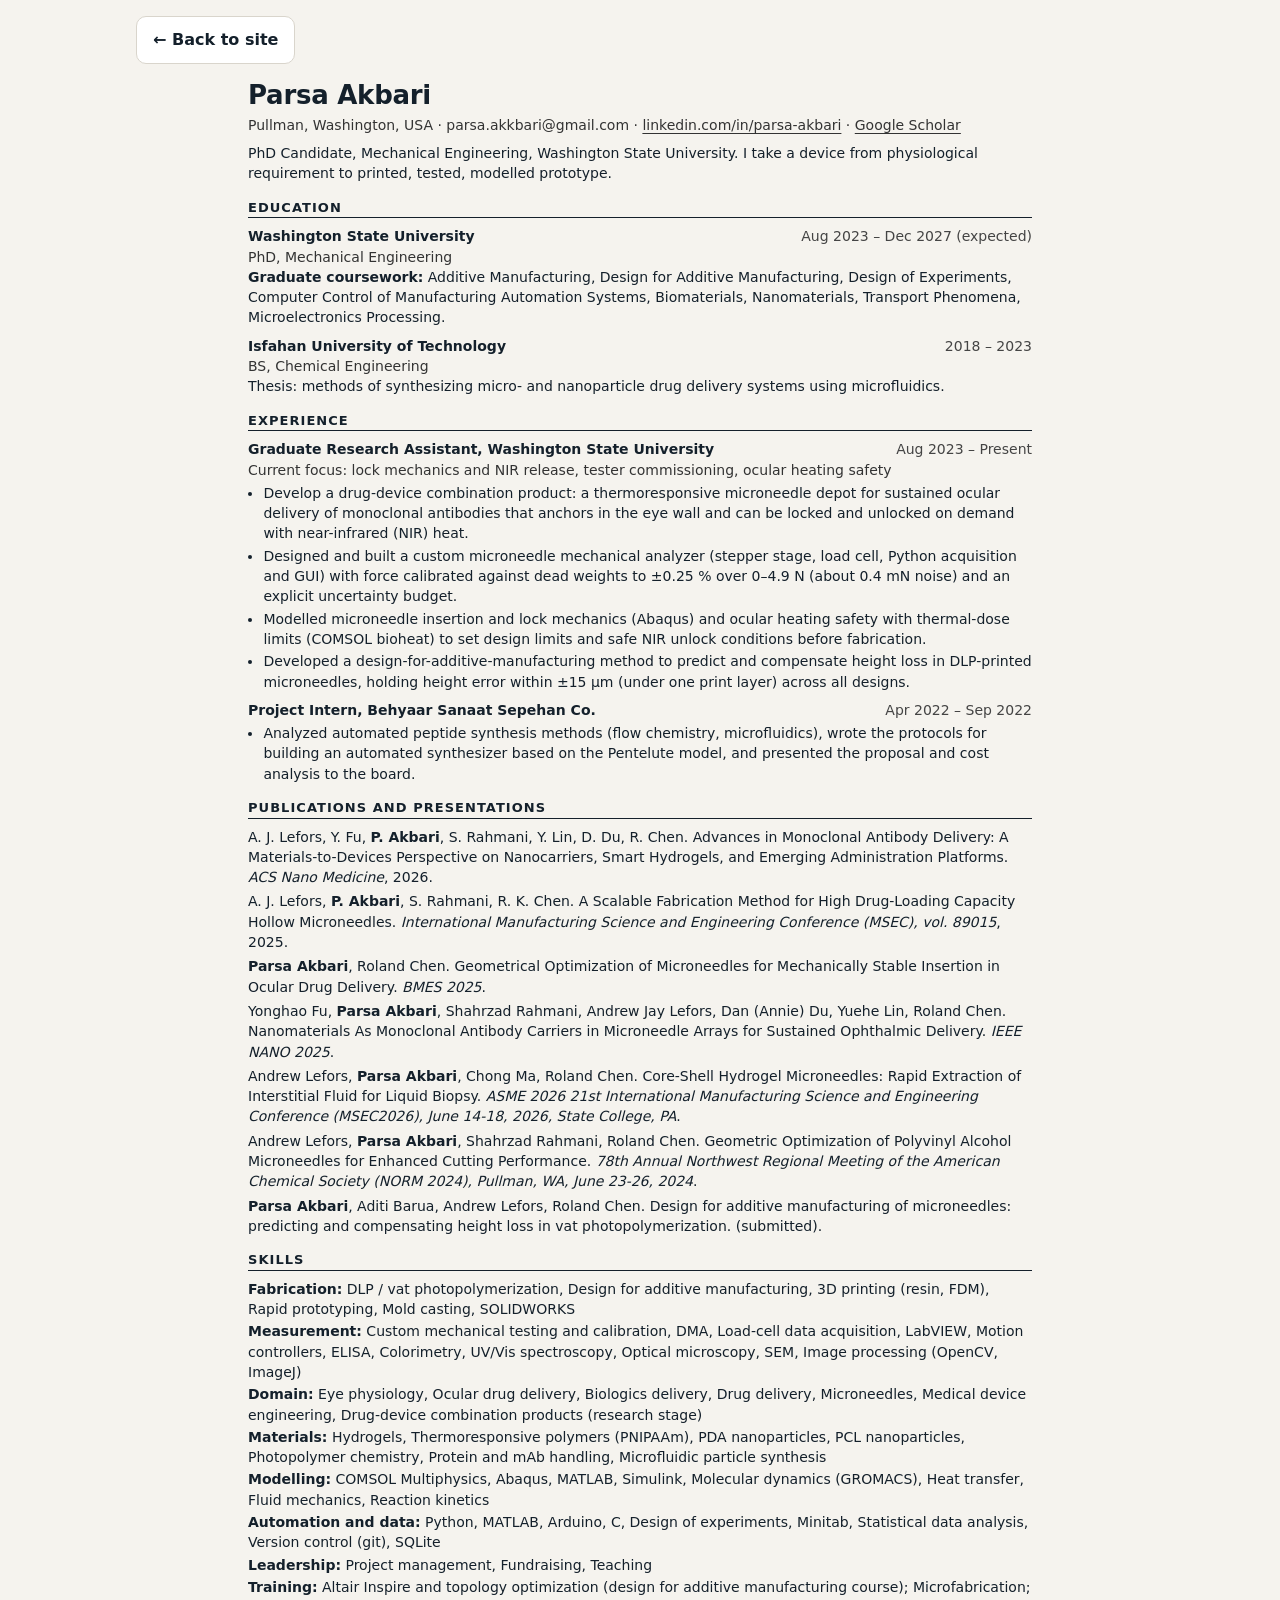
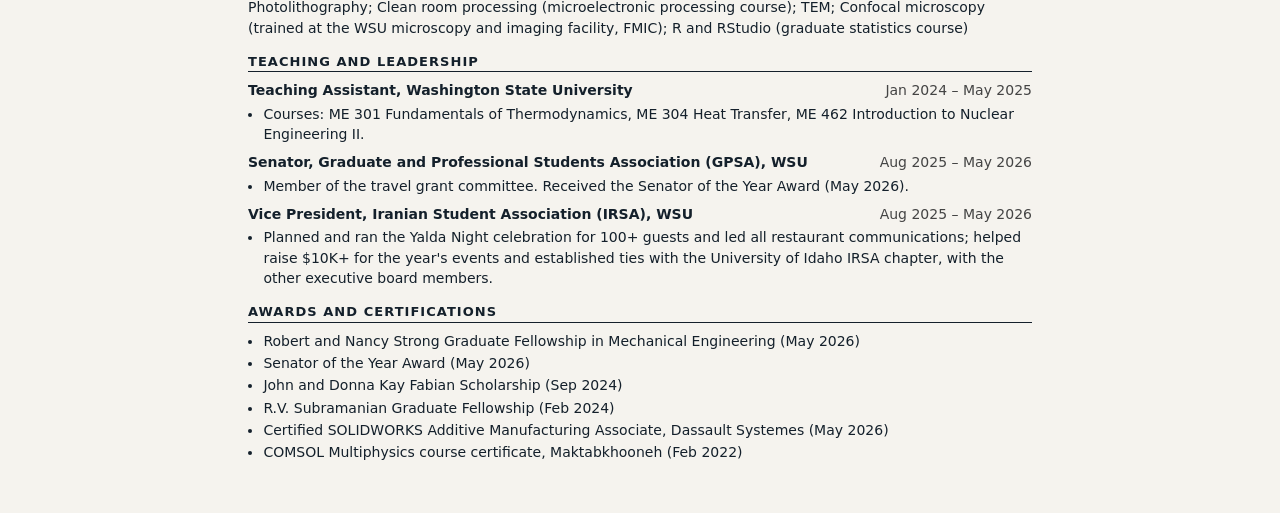
<file: resume/meddevice/index.html>
<!DOCTYPE html><html lang="en" data-theme="light"><head><meta charset="utf-8"><meta name="viewport" content="width=device-width, initial-scale=1"><title>Resume (Medical devices) | Parsa Akbari</title><meta name="description" content><link rel="canonical" href="https://parsaakbari00.github.io/resume/meddevice/"><meta property="og:title" content="Resume (Medical devices) | Parsa Akbari"><meta property="og:description" content><meta property="og:type" content="website"><meta property="og:url" content="https://parsaakbari00.github.io/resume/meddevice/"><meta name="twitter:card" content="summary"><link rel="icon" href="/favicon.svg" type="image/svg+xml"><link rel="stylesheet" href="/_astro/content.Dwk53DKX.css"></head><body><div class="wrap"><div class="toolbar"><a class="btn" href="/">← Back to site</a></div></div><article class="resume"><h1>Parsa Akbari</h1><p class="contact">Pullman, Washington, USA · <span data-email-text data-u="parsa.akkbari" data-d="gmail.com">email</span> · <a href="https://www.linkedin.com/in/parsa-akbari/">linkedin.com/in/parsa-akbari</a> · <a href="https://scholar.google.com/citations?user=ynFODOoAAAAJ&amp;hl=en">Google Scholar</a></p><p class="summary">PhD Candidate, Mechanical Engineering, Washington State University. I take a device from physiological requirement to printed, tested, modelled prototype.</p><h2>Education</h2><div class="entry"><div class="row"><span class="role">Washington State University</span><span class="dates">Aug 2023 – Dec 2027 (expected)</span></div><div class="org">PhD, Mechanical Engineering</div><div><b>Graduate coursework:</b> Additive Manufacturing, Design for Additive Manufacturing, Design of Experiments, Computer Control of Manufacturing Automation Systems, Biomaterials, Nanomaterials, Transport Phenomena, Microelectronics Processing.</div></div><div class="entry"><div class="row"><span class="role">Isfahan University of Technology</span><span class="dates">2018 – 2023</span></div><div class="org">BS, Chemical Engineering</div><div>Thesis: methods of synthesizing micro- and nanoparticle drug delivery systems using microfluidics.</div></div><h2>Experience</h2><div class="entry"><div class="row"><span class="role">Graduate Research Assistant, Washington State University</span><span class="dates">Aug 2023 – Present</span></div><div class="org">Current focus: lock mechanics and NIR release, tester commissioning, ocular heating safety</div><ul><li>Develop a drug-device combination product: a thermoresponsive microneedle depot for sustained ocular delivery of monoclonal antibodies that anchors in the eye wall and can be locked and unlocked on demand with near-infrared (NIR) heat.</li><li>Designed and built a custom microneedle mechanical analyzer (stepper stage, load cell, Python acquisition and GUI) with force calibrated against dead weights to ±0.25 % over 0–4.9 N (about 0.4 mN noise) and an explicit uncertainty budget.</li><li>Modelled microneedle insertion and lock mechanics (Abaqus) and ocular heating safety with thermal-dose limits (COMSOL bioheat) to set design limits and safe NIR unlock conditions before fabrication.</li><li>Developed a design-for-additive-manufacturing method to predict and compensate height loss in DLP-printed microneedles, holding height error within ±15 µm (under one print layer) across all designs.</li></ul></div><div class="entry"><div class="row"><span class="role">Project Intern, Behyaar Sanaat Sepehan Co.</span><span class="dates">Apr 2022 – Sep 2022</span></div><ul><li>Analyzed automated peptide synthesis methods (flow chemistry, microfluidics), wrote the protocols for building an automated synthesizer based on the Pentelute model, and presented the proposal and cost analysis to the board.</li></ul></div><h2>Publications and presentations</h2><div class="pub">A. J. Lefors, Y. Fu, <b>P. Akbari</b>, S. Rahmani, Y. Lin, D. Du, R. Chen. Advances in Monoclonal Antibody Delivery: A Materials-to-Devices Perspective on Nanocarriers, Smart Hydrogels, and Emerging Administration Platforms. <i>ACS Nano Medicine</i>, 2026.</div><div class="pub">A. J. Lefors, <b>P. Akbari</b>, S. Rahmani, R. K. Chen. A Scalable Fabrication Method for High Drug-Loading Capacity Hollow Microneedles. <i>International Manufacturing Science and Engineering Conference (MSEC), vol. 89015</i>, 2025.</div><div class="pub"><b>Parsa Akbari</b>, Roland Chen. Geometrical Optimization of Microneedles for Mechanically Stable Insertion in Ocular Drug Delivery. <i>BMES 2025</i>.</div><div class="pub">Yonghao Fu, <b>Parsa Akbari</b>, Shahrzad Rahmani, Andrew Jay Lefors, Dan (Annie) Du, Yuehe Lin, Roland Chen. Nanomaterials As Monoclonal Antibody Carriers in Microneedle Arrays for Sustained Ophthalmic Delivery. <i>IEEE NANO 2025</i>.</div><div class="pub">Andrew Lefors, <b>Parsa Akbari</b>, Chong Ma, Roland Chen. Core-Shell Hydrogel Microneedles: Rapid Extraction of Interstitial Fluid for Liquid Biopsy. <i>ASME 2026 21st International Manufacturing Science and Engineering Conference (MSEC2026), June 14-18, 2026, State College, PA</i>.</div><div class="pub">Andrew Lefors, <b>Parsa Akbari</b>, Shahrzad Rahmani, Roland Chen. Geometric Optimization of Polyvinyl Alcohol Microneedles for Enhanced Cutting Performance. <i>78th Annual Northwest Regional Meeting of the American Chemical Society (NORM 2024), Pullman, WA, June 23-26, 2024</i>.</div><div class="pub"><b>Parsa Akbari</b>, Aditi Barua, Andrew Lefors, Roland Chen. Design for additive manufacturing of microneedles: predicting and compensating height loss in vat photopolymerization. <i></i> (submitted).</div><h2>Skills</h2><div class="skills"><div><b>Fabrication:</b> DLP / vat photopolymerization, Design for additive manufacturing, 3D printing (resin, FDM), Rapid prototyping, Mold casting, SOLIDWORKS</div><div><b>Measurement:</b> Custom mechanical testing and calibration, DMA, Load-cell data acquisition, LabVIEW, Motion controllers, ELISA, Colorimetry, UV/Vis spectroscopy, Optical microscopy, SEM, Image processing (OpenCV, ImageJ)</div><div><b>Domain:</b> Eye physiology, Ocular drug delivery, Biologics delivery, Drug delivery, Microneedles, Medical device engineering, Drug-device combination products (research stage)</div><div><b>Materials:</b> Hydrogels, Thermoresponsive polymers (PNIPAAm), PDA nanoparticles, PCL nanoparticles, Photopolymer chemistry, Protein and mAb handling, Microfluidic particle synthesis</div><div><b>Modelling:</b> COMSOL Multiphysics, Abaqus, MATLAB, Simulink, Molecular dynamics (GROMACS), Heat transfer, Fluid mechanics, Reaction kinetics</div><div><b>Automation and data:</b> Python, MATLAB, Arduino, C, Design of experiments, Minitab, Statistical data analysis, Version control (git), SQLite</div><div><b>Leadership:</b> Project management, Fundraising, Teaching</div><div><b>Training:</b> Altair Inspire and topology optimization (design for additive manufacturing course); Microfabrication; Photolithography; Clean room processing (microelectronic processing course); TEM; Confocal microscopy (trained at the WSU microscopy and imaging facility, FMIC); R and RStudio (graduate statistics course)</div></div><h2>Teaching and leadership</h2><div class="entry"><div class="row"><span class="role">Teaching Assistant, Washington State University</span><span class="dates">Jan 2024 – May 2025</span></div><ul><li>Courses: ME 301 Fundamentals of Thermodynamics, ME 304 Heat Transfer, ME 462 Introduction to Nuclear Engineering II.</li></ul></div><div class="entry"><div class="row"><span class="role">Senator, Graduate and Professional Students Association (GPSA), WSU</span><span class="dates">Aug 2025 – May 2026</span></div><ul><li>Member of the travel grant committee. Received the Senator of the Year Award (May 2026).</li></ul></div><div class="entry"><div class="row"><span class="role">Vice President, Iranian Student Association (IRSA), WSU</span><span class="dates">Aug 2025 – May 2026</span></div><ul><li>Planned and ran the Yalda Night celebration for 100+ guests and led all restaurant communications; helped raise $10K+ for the year&#39;s events and established ties with the University of Idaho IRSA chapter, with the other executive board members.</li></ul></div><h2>Awards and certifications</h2><ul><li>Robert and Nancy Strong Graduate Fellowship in Mechanical Engineering (May 2026)</li><li>Senator of the Year Award (May 2026)</li><li>John and Donna Kay Fabian Scholarship (Sep 2024)</li><li>R.V. Subramanian Graduate Fellowship (Feb 2024)</li><li>Certified SOLIDWORKS Additive Manufacturing Associate, Dassault Systemes (May 2026)</li><li>COMSOL Multiphysics course certificate, Maktabkhooneh (Feb 2022)</li></ul></article><script type="module">var e=e=>`${e.dataset.u}@${e.dataset.d}`;document.querySelectorAll(`[data-email-text]`).forEach(t=>{t.textContent=e(t)}),document.querySelectorAll(`[data-mailto]`).forEach(t=>{t.addEventListener(`click`,n=>{n.preventDefault(),location.href=`mailto:`+e(t)})});</script></body></html>
</file>
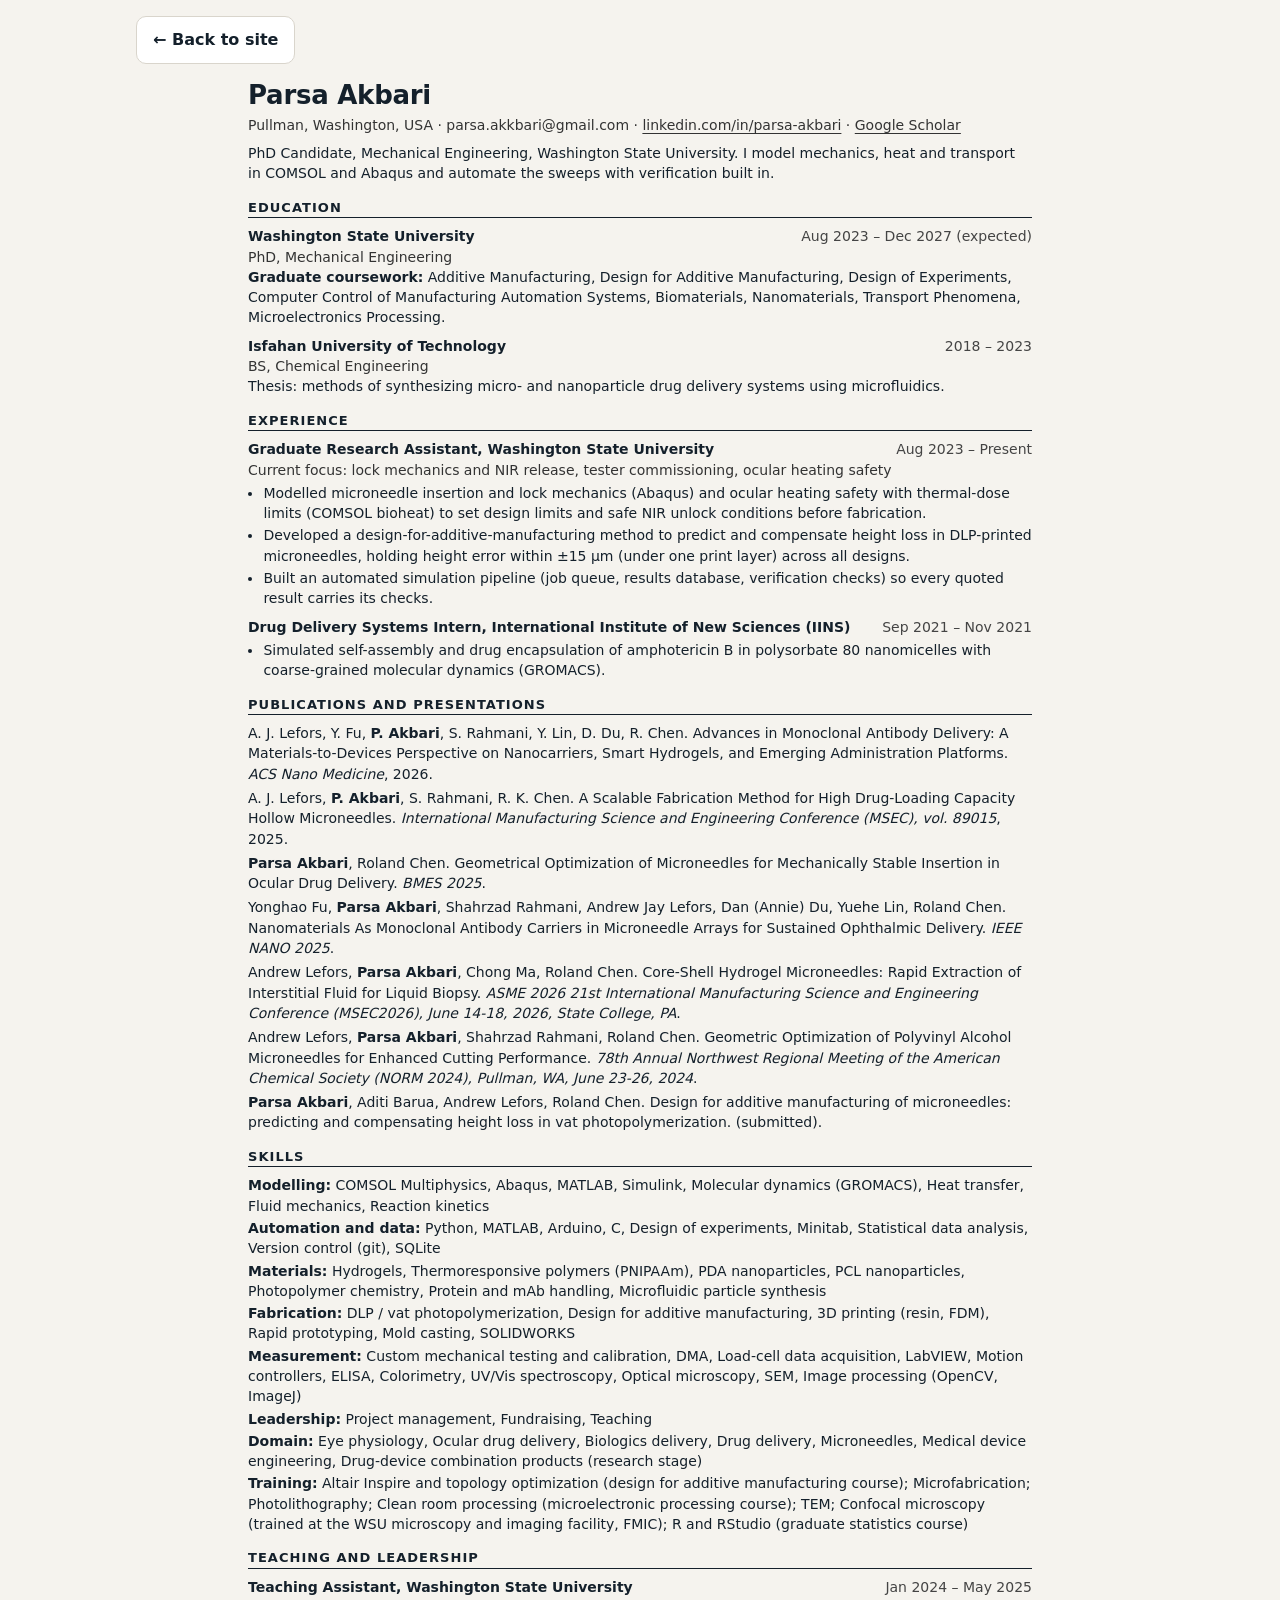
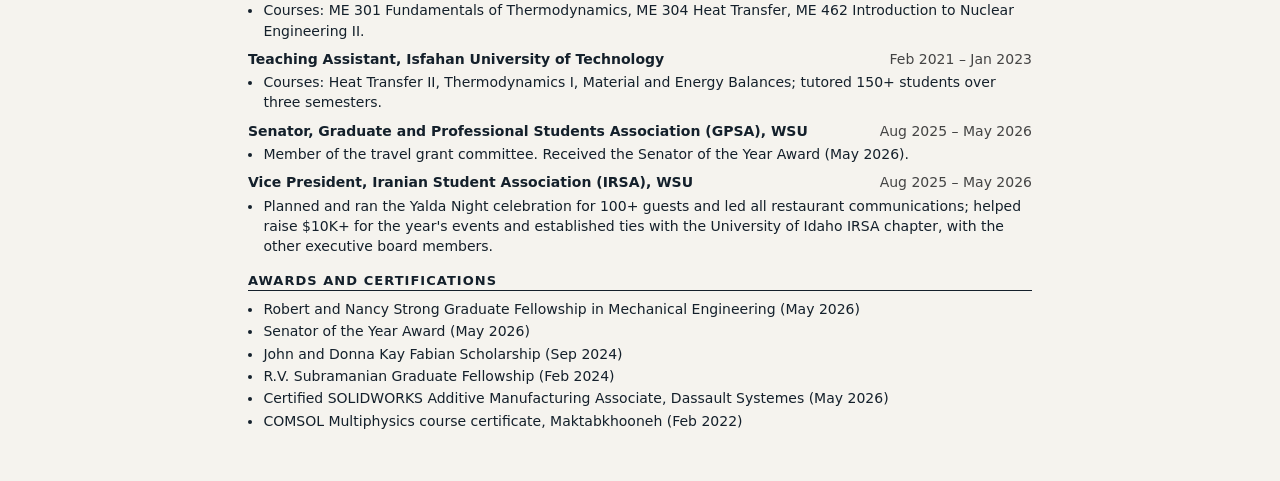
<file: resume/simulation/index.html>
<!DOCTYPE html><html lang="en" data-theme="light"><head><meta charset="utf-8"><meta name="viewport" content="width=device-width, initial-scale=1"><title>Resume (Simulation and modelling) | Parsa Akbari</title><meta name="description" content><link rel="canonical" href="https://parsaakbari00.github.io/resume/simulation/"><meta property="og:title" content="Resume (Simulation and modelling) | Parsa Akbari"><meta property="og:description" content><meta property="og:type" content="website"><meta property="og:url" content="https://parsaakbari00.github.io/resume/simulation/"><meta name="twitter:card" content="summary"><link rel="icon" href="/favicon.svg" type="image/svg+xml"><link rel="stylesheet" href="/_astro/content.Dwk53DKX.css"></head><body><div class="wrap"><div class="toolbar"><a class="btn" href="/">← Back to site</a></div></div><article class="resume"><h1>Parsa Akbari</h1><p class="contact">Pullman, Washington, USA · <span data-email-text data-u="parsa.akkbari" data-d="gmail.com">email</span> · <a href="https://www.linkedin.com/in/parsa-akbari/">linkedin.com/in/parsa-akbari</a> · <a href="https://scholar.google.com/citations?user=ynFODOoAAAAJ&amp;hl=en">Google Scholar</a></p><p class="summary">PhD Candidate, Mechanical Engineering, Washington State University. I model mechanics, heat and transport in COMSOL and Abaqus and automate the sweeps with verification built in.</p><h2>Education</h2><div class="entry"><div class="row"><span class="role">Washington State University</span><span class="dates">Aug 2023 – Dec 2027 (expected)</span></div><div class="org">PhD, Mechanical Engineering</div><div><b>Graduate coursework:</b> Additive Manufacturing, Design for Additive Manufacturing, Design of Experiments, Computer Control of Manufacturing Automation Systems, Biomaterials, Nanomaterials, Transport Phenomena, Microelectronics Processing.</div></div><div class="entry"><div class="row"><span class="role">Isfahan University of Technology</span><span class="dates">2018 – 2023</span></div><div class="org">BS, Chemical Engineering</div><div>Thesis: methods of synthesizing micro- and nanoparticle drug delivery systems using microfluidics.</div></div><h2>Experience</h2><div class="entry"><div class="row"><span class="role">Graduate Research Assistant, Washington State University</span><span class="dates">Aug 2023 – Present</span></div><div class="org">Current focus: lock mechanics and NIR release, tester commissioning, ocular heating safety</div><ul><li>Modelled microneedle insertion and lock mechanics (Abaqus) and ocular heating safety with thermal-dose limits (COMSOL bioheat) to set design limits and safe NIR unlock conditions before fabrication.</li><li>Developed a design-for-additive-manufacturing method to predict and compensate height loss in DLP-printed microneedles, holding height error within ±15 µm (under one print layer) across all designs.</li><li>Built an automated simulation pipeline (job queue, results database, verification checks) so every quoted result carries its checks.</li></ul></div><div class="entry"><div class="row"><span class="role">Drug Delivery Systems Intern, International Institute of New Sciences (IINS)</span><span class="dates">Sep 2021 – Nov 2021</span></div><ul><li>Simulated self-assembly and drug encapsulation of amphotericin B in polysorbate 80 nanomicelles with coarse-grained molecular dynamics (GROMACS).</li></ul></div><h2>Publications and presentations</h2><div class="pub">A. J. Lefors, Y. Fu, <b>P. Akbari</b>, S. Rahmani, Y. Lin, D. Du, R. Chen. Advances in Monoclonal Antibody Delivery: A Materials-to-Devices Perspective on Nanocarriers, Smart Hydrogels, and Emerging Administration Platforms. <i>ACS Nano Medicine</i>, 2026.</div><div class="pub">A. J. Lefors, <b>P. Akbari</b>, S. Rahmani, R. K. Chen. A Scalable Fabrication Method for High Drug-Loading Capacity Hollow Microneedles. <i>International Manufacturing Science and Engineering Conference (MSEC), vol. 89015</i>, 2025.</div><div class="pub"><b>Parsa Akbari</b>, Roland Chen. Geometrical Optimization of Microneedles for Mechanically Stable Insertion in Ocular Drug Delivery. <i>BMES 2025</i>.</div><div class="pub">Yonghao Fu, <b>Parsa Akbari</b>, Shahrzad Rahmani, Andrew Jay Lefors, Dan (Annie) Du, Yuehe Lin, Roland Chen. Nanomaterials As Monoclonal Antibody Carriers in Microneedle Arrays for Sustained Ophthalmic Delivery. <i>IEEE NANO 2025</i>.</div><div class="pub">Andrew Lefors, <b>Parsa Akbari</b>, Chong Ma, Roland Chen. Core-Shell Hydrogel Microneedles: Rapid Extraction of Interstitial Fluid for Liquid Biopsy. <i>ASME 2026 21st International Manufacturing Science and Engineering Conference (MSEC2026), June 14-18, 2026, State College, PA</i>.</div><div class="pub">Andrew Lefors, <b>Parsa Akbari</b>, Shahrzad Rahmani, Roland Chen. Geometric Optimization of Polyvinyl Alcohol Microneedles for Enhanced Cutting Performance. <i>78th Annual Northwest Regional Meeting of the American Chemical Society (NORM 2024), Pullman, WA, June 23-26, 2024</i>.</div><div class="pub"><b>Parsa Akbari</b>, Aditi Barua, Andrew Lefors, Roland Chen. Design for additive manufacturing of microneedles: predicting and compensating height loss in vat photopolymerization. <i></i> (submitted).</div><h2>Skills</h2><div class="skills"><div><b>Modelling:</b> COMSOL Multiphysics, Abaqus, MATLAB, Simulink, Molecular dynamics (GROMACS), Heat transfer, Fluid mechanics, Reaction kinetics</div><div><b>Automation and data:</b> Python, MATLAB, Arduino, C, Design of experiments, Minitab, Statistical data analysis, Version control (git), SQLite</div><div><b>Materials:</b> Hydrogels, Thermoresponsive polymers (PNIPAAm), PDA nanoparticles, PCL nanoparticles, Photopolymer chemistry, Protein and mAb handling, Microfluidic particle synthesis</div><div><b>Fabrication:</b> DLP / vat photopolymerization, Design for additive manufacturing, 3D printing (resin, FDM), Rapid prototyping, Mold casting, SOLIDWORKS</div><div><b>Measurement:</b> Custom mechanical testing and calibration, DMA, Load-cell data acquisition, LabVIEW, Motion controllers, ELISA, Colorimetry, UV/Vis spectroscopy, Optical microscopy, SEM, Image processing (OpenCV, ImageJ)</div><div><b>Leadership:</b> Project management, Fundraising, Teaching</div><div><b>Domain:</b> Eye physiology, Ocular drug delivery, Biologics delivery, Drug delivery, Microneedles, Medical device engineering, Drug-device combination products (research stage)</div><div><b>Training:</b> Altair Inspire and topology optimization (design for additive manufacturing course); Microfabrication; Photolithography; Clean room processing (microelectronic processing course); TEM; Confocal microscopy (trained at the WSU microscopy and imaging facility, FMIC); R and RStudio (graduate statistics course)</div></div><h2>Teaching and leadership</h2><div class="entry"><div class="row"><span class="role">Teaching Assistant, Washington State University</span><span class="dates">Jan 2024 – May 2025</span></div><ul><li>Courses: ME 301 Fundamentals of Thermodynamics, ME 304 Heat Transfer, ME 462 Introduction to Nuclear Engineering II.</li></ul></div><div class="entry"><div class="row"><span class="role">Teaching Assistant, Isfahan University of Technology</span><span class="dates">Feb 2021 – Jan 2023</span></div><ul><li>Courses: Heat Transfer II, Thermodynamics I, Material and Energy Balances; tutored 150+ students over three semesters.</li></ul></div><div class="entry"><div class="row"><span class="role">Senator, Graduate and Professional Students Association (GPSA), WSU</span><span class="dates">Aug 2025 – May 2026</span></div><ul><li>Member of the travel grant committee. Received the Senator of the Year Award (May 2026).</li></ul></div><div class="entry"><div class="row"><span class="role">Vice President, Iranian Student Association (IRSA), WSU</span><span class="dates">Aug 2025 – May 2026</span></div><ul><li>Planned and ran the Yalda Night celebration for 100+ guests and led all restaurant communications; helped raise $10K+ for the year&#39;s events and established ties with the University of Idaho IRSA chapter, with the other executive board members.</li></ul></div><h2>Awards and certifications</h2><ul><li>Robert and Nancy Strong Graduate Fellowship in Mechanical Engineering (May 2026)</li><li>Senator of the Year Award (May 2026)</li><li>John and Donna Kay Fabian Scholarship (Sep 2024)</li><li>R.V. Subramanian Graduate Fellowship (Feb 2024)</li><li>Certified SOLIDWORKS Additive Manufacturing Associate, Dassault Systemes (May 2026)</li><li>COMSOL Multiphysics course certificate, Maktabkhooneh (Feb 2022)</li></ul></article><script type="module">var e=e=>`${e.dataset.u}@${e.dataset.d}`;document.querySelectorAll(`[data-email-text]`).forEach(t=>{t.textContent=e(t)}),document.querySelectorAll(`[data-mailto]`).forEach(t=>{t.addEventListener(`click`,n=>{n.preventDefault(),location.href=`mailto:`+e(t)})});</script></body></html>
</file>
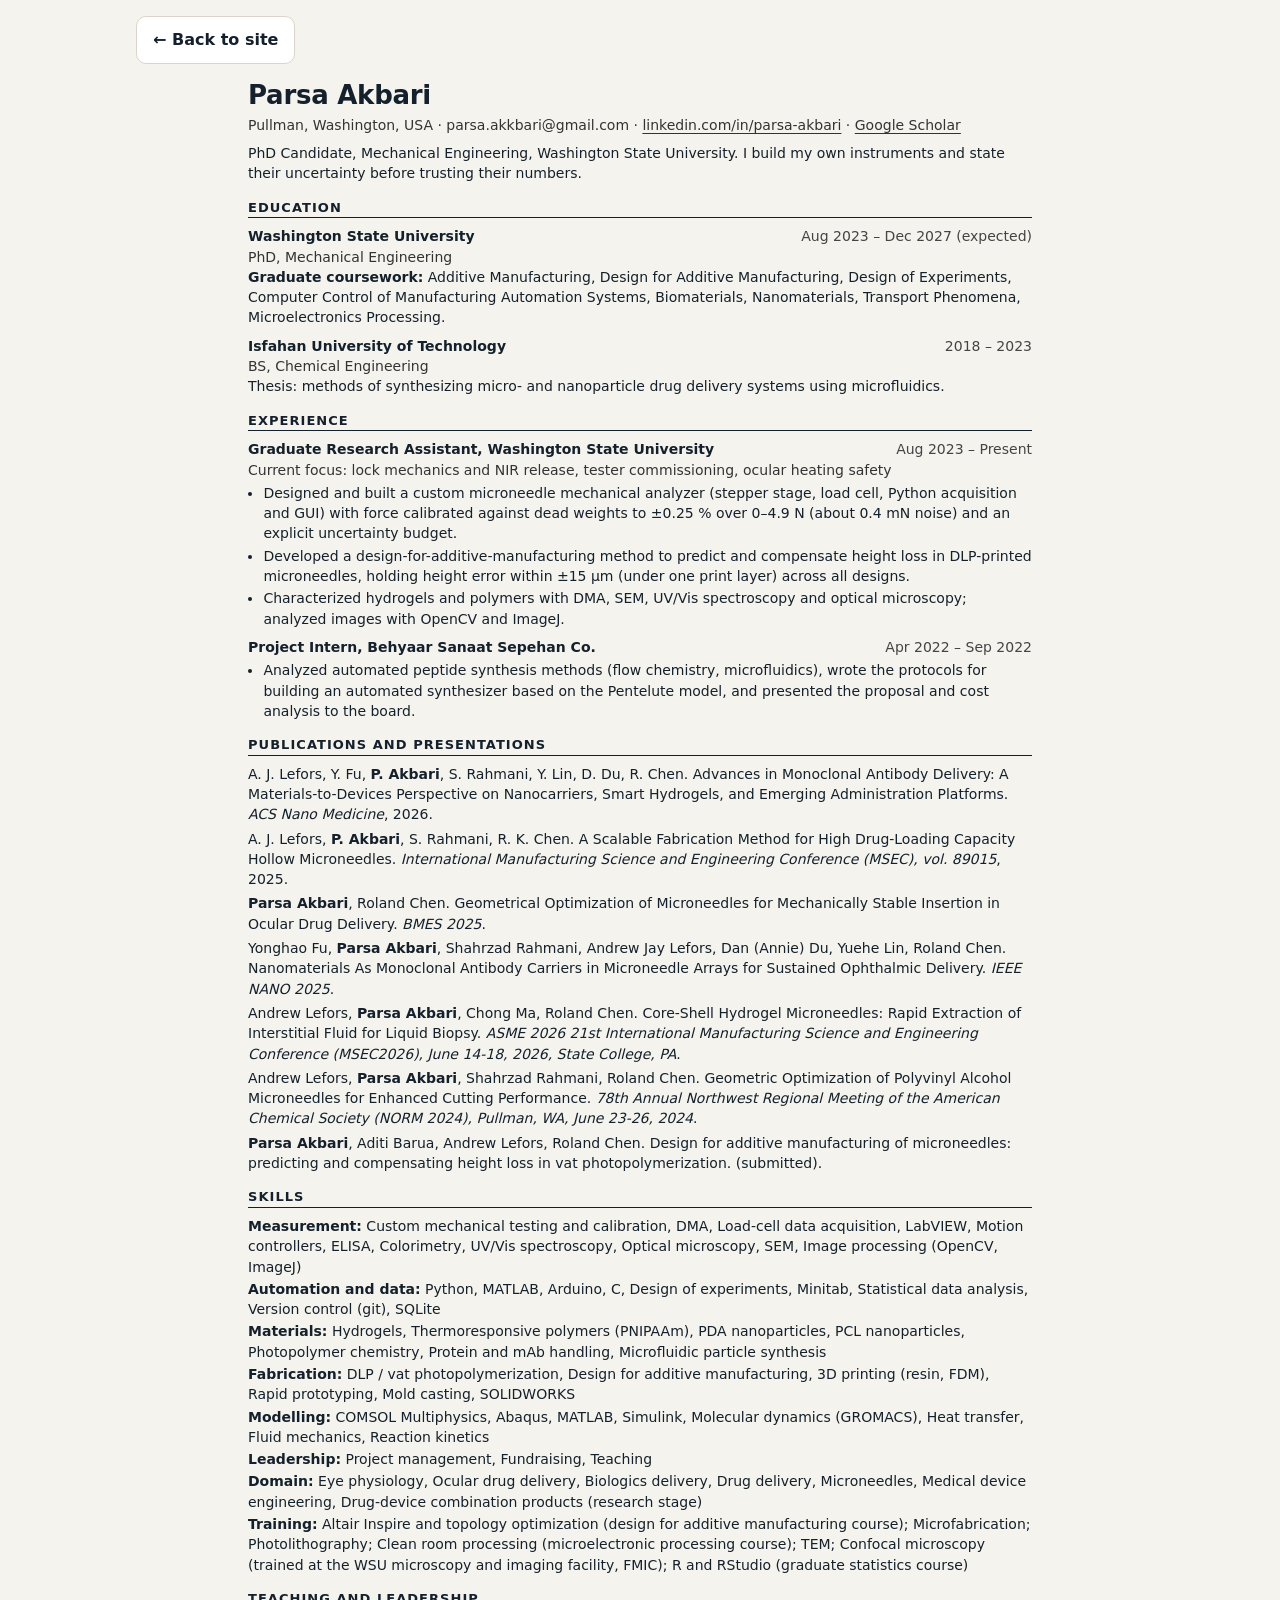
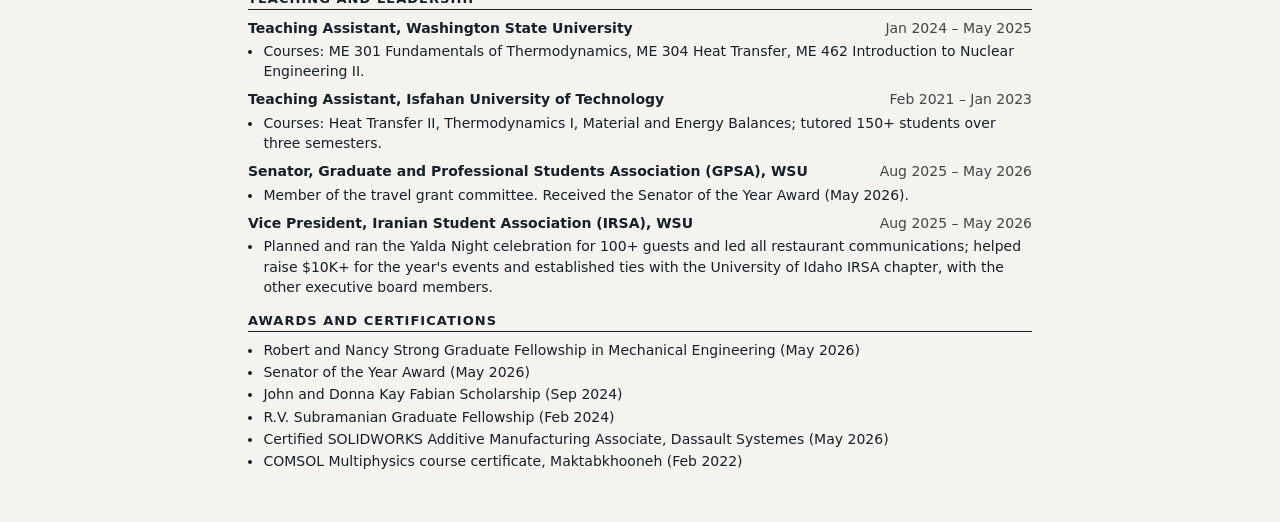
<file: resume/testing/index.html>
<!DOCTYPE html><html lang="en" data-theme="light"><head><meta charset="utf-8"><meta name="viewport" content="width=device-width, initial-scale=1"><title>Resume (Mechanical testing and metrology) | Parsa Akbari</title><meta name="description" content><link rel="canonical" href="https://parsaakbari00.github.io/resume/testing/"><meta property="og:title" content="Resume (Mechanical testing and metrology) | Parsa Akbari"><meta property="og:description" content><meta property="og:type" content="website"><meta property="og:url" content="https://parsaakbari00.github.io/resume/testing/"><meta name="twitter:card" content="summary"><link rel="icon" href="/favicon.svg" type="image/svg+xml"><link rel="stylesheet" href="/_astro/content.Dwk53DKX.css"></head><body><div class="wrap"><div class="toolbar"><a class="btn" href="/">← Back to site</a></div></div><article class="resume"><h1>Parsa Akbari</h1><p class="contact">Pullman, Washington, USA · <span data-email-text data-u="parsa.akkbari" data-d="gmail.com">email</span> · <a href="https://www.linkedin.com/in/parsa-akbari/">linkedin.com/in/parsa-akbari</a> · <a href="https://scholar.google.com/citations?user=ynFODOoAAAAJ&amp;hl=en">Google Scholar</a></p><p class="summary">PhD Candidate, Mechanical Engineering, Washington State University. I build my own instruments and state their uncertainty before trusting their numbers.</p><h2>Education</h2><div class="entry"><div class="row"><span class="role">Washington State University</span><span class="dates">Aug 2023 – Dec 2027 (expected)</span></div><div class="org">PhD, Mechanical Engineering</div><div><b>Graduate coursework:</b> Additive Manufacturing, Design for Additive Manufacturing, Design of Experiments, Computer Control of Manufacturing Automation Systems, Biomaterials, Nanomaterials, Transport Phenomena, Microelectronics Processing.</div></div><div class="entry"><div class="row"><span class="role">Isfahan University of Technology</span><span class="dates">2018 – 2023</span></div><div class="org">BS, Chemical Engineering</div><div>Thesis: methods of synthesizing micro- and nanoparticle drug delivery systems using microfluidics.</div></div><h2>Experience</h2><div class="entry"><div class="row"><span class="role">Graduate Research Assistant, Washington State University</span><span class="dates">Aug 2023 – Present</span></div><div class="org">Current focus: lock mechanics and NIR release, tester commissioning, ocular heating safety</div><ul><li>Designed and built a custom microneedle mechanical analyzer (stepper stage, load cell, Python acquisition and GUI) with force calibrated against dead weights to ±0.25 % over 0–4.9 N (about 0.4 mN noise) and an explicit uncertainty budget.</li><li>Developed a design-for-additive-manufacturing method to predict and compensate height loss in DLP-printed microneedles, holding height error within ±15 µm (under one print layer) across all designs.</li><li>Characterized hydrogels and polymers with DMA, SEM, UV/Vis spectroscopy and optical microscopy; analyzed images with OpenCV and ImageJ.</li></ul></div><div class="entry"><div class="row"><span class="role">Project Intern, Behyaar Sanaat Sepehan Co.</span><span class="dates">Apr 2022 – Sep 2022</span></div><ul><li>Analyzed automated peptide synthesis methods (flow chemistry, microfluidics), wrote the protocols for building an automated synthesizer based on the Pentelute model, and presented the proposal and cost analysis to the board.</li></ul></div><h2>Publications and presentations</h2><div class="pub">A. J. Lefors, Y. Fu, <b>P. Akbari</b>, S. Rahmani, Y. Lin, D. Du, R. Chen. Advances in Monoclonal Antibody Delivery: A Materials-to-Devices Perspective on Nanocarriers, Smart Hydrogels, and Emerging Administration Platforms. <i>ACS Nano Medicine</i>, 2026.</div><div class="pub">A. J. Lefors, <b>P. Akbari</b>, S. Rahmani, R. K. Chen. A Scalable Fabrication Method for High Drug-Loading Capacity Hollow Microneedles. <i>International Manufacturing Science and Engineering Conference (MSEC), vol. 89015</i>, 2025.</div><div class="pub"><b>Parsa Akbari</b>, Roland Chen. Geometrical Optimization of Microneedles for Mechanically Stable Insertion in Ocular Drug Delivery. <i>BMES 2025</i>.</div><div class="pub">Yonghao Fu, <b>Parsa Akbari</b>, Shahrzad Rahmani, Andrew Jay Lefors, Dan (Annie) Du, Yuehe Lin, Roland Chen. Nanomaterials As Monoclonal Antibody Carriers in Microneedle Arrays for Sustained Ophthalmic Delivery. <i>IEEE NANO 2025</i>.</div><div class="pub">Andrew Lefors, <b>Parsa Akbari</b>, Chong Ma, Roland Chen. Core-Shell Hydrogel Microneedles: Rapid Extraction of Interstitial Fluid for Liquid Biopsy. <i>ASME 2026 21st International Manufacturing Science and Engineering Conference (MSEC2026), June 14-18, 2026, State College, PA</i>.</div><div class="pub">Andrew Lefors, <b>Parsa Akbari</b>, Shahrzad Rahmani, Roland Chen. Geometric Optimization of Polyvinyl Alcohol Microneedles for Enhanced Cutting Performance. <i>78th Annual Northwest Regional Meeting of the American Chemical Society (NORM 2024), Pullman, WA, June 23-26, 2024</i>.</div><div class="pub"><b>Parsa Akbari</b>, Aditi Barua, Andrew Lefors, Roland Chen. Design for additive manufacturing of microneedles: predicting and compensating height loss in vat photopolymerization. <i></i> (submitted).</div><h2>Skills</h2><div class="skills"><div><b>Measurement:</b> Custom mechanical testing and calibration, DMA, Load-cell data acquisition, LabVIEW, Motion controllers, ELISA, Colorimetry, UV/Vis spectroscopy, Optical microscopy, SEM, Image processing (OpenCV, ImageJ)</div><div><b>Automation and data:</b> Python, MATLAB, Arduino, C, Design of experiments, Minitab, Statistical data analysis, Version control (git), SQLite</div><div><b>Materials:</b> Hydrogels, Thermoresponsive polymers (PNIPAAm), PDA nanoparticles, PCL nanoparticles, Photopolymer chemistry, Protein and mAb handling, Microfluidic particle synthesis</div><div><b>Fabrication:</b> DLP / vat photopolymerization, Design for additive manufacturing, 3D printing (resin, FDM), Rapid prototyping, Mold casting, SOLIDWORKS</div><div><b>Modelling:</b> COMSOL Multiphysics, Abaqus, MATLAB, Simulink, Molecular dynamics (GROMACS), Heat transfer, Fluid mechanics, Reaction kinetics</div><div><b>Leadership:</b> Project management, Fundraising, Teaching</div><div><b>Domain:</b> Eye physiology, Ocular drug delivery, Biologics delivery, Drug delivery, Microneedles, Medical device engineering, Drug-device combination products (research stage)</div><div><b>Training:</b> Altair Inspire and topology optimization (design for additive manufacturing course); Microfabrication; Photolithography; Clean room processing (microelectronic processing course); TEM; Confocal microscopy (trained at the WSU microscopy and imaging facility, FMIC); R and RStudio (graduate statistics course)</div></div><h2>Teaching and leadership</h2><div class="entry"><div class="row"><span class="role">Teaching Assistant, Washington State University</span><span class="dates">Jan 2024 – May 2025</span></div><ul><li>Courses: ME 301 Fundamentals of Thermodynamics, ME 304 Heat Transfer, ME 462 Introduction to Nuclear Engineering II.</li></ul></div><div class="entry"><div class="row"><span class="role">Teaching Assistant, Isfahan University of Technology</span><span class="dates">Feb 2021 – Jan 2023</span></div><ul><li>Courses: Heat Transfer II, Thermodynamics I, Material and Energy Balances; tutored 150+ students over three semesters.</li></ul></div><div class="entry"><div class="row"><span class="role">Senator, Graduate and Professional Students Association (GPSA), WSU</span><span class="dates">Aug 2025 – May 2026</span></div><ul><li>Member of the travel grant committee. Received the Senator of the Year Award (May 2026).</li></ul></div><div class="entry"><div class="row"><span class="role">Vice President, Iranian Student Association (IRSA), WSU</span><span class="dates">Aug 2025 – May 2026</span></div><ul><li>Planned and ran the Yalda Night celebration for 100+ guests and led all restaurant communications; helped raise $10K+ for the year&#39;s events and established ties with the University of Idaho IRSA chapter, with the other executive board members.</li></ul></div><h2>Awards and certifications</h2><ul><li>Robert and Nancy Strong Graduate Fellowship in Mechanical Engineering (May 2026)</li><li>Senator of the Year Award (May 2026)</li><li>John and Donna Kay Fabian Scholarship (Sep 2024)</li><li>R.V. Subramanian Graduate Fellowship (Feb 2024)</li><li>Certified SOLIDWORKS Additive Manufacturing Associate, Dassault Systemes (May 2026)</li><li>COMSOL Multiphysics course certificate, Maktabkhooneh (Feb 2022)</li></ul></article><script type="module">var e=e=>`${e.dataset.u}@${e.dataset.d}`;document.querySelectorAll(`[data-email-text]`).forEach(t=>{t.textContent=e(t)}),document.querySelectorAll(`[data-mailto]`).forEach(t=>{t.addEventListener(`click`,n=>{n.preventDefault(),location.href=`mailto:`+e(t)})});</script></body></html>
</file>
<file: _astro/content.Dwk53DKX.css>
:root{--bg:#f5f3ee;--surface:#fff;--text:#14202b;--muted:#5b6773;--line:#d9d5cc;--accent:#0f766e;--on-accent:#fff;--heat:#e4572e;--radius:14px;--gutter:16px;color-scheme:light}@media (prefers-color-scheme:dark){:root:not([data-theme=light]){--bg:#0e1620;--surface:#152230;--text:#e7edf2;--muted:#98a6b3;--line:#243445;--accent:#35b6a8;--on-accent:#06201e;--heat:#ff7a4d;color-scheme:dark}}:root[data-theme=dark]{--bg:#0e1620;--surface:#152230;--text:#e7edf2;--muted:#98a6b3;--line:#243445;--accent:#35b6a8;--on-accent:#06201e;--heat:#ff7a4d;color-scheme:dark}*{box-sizing:border-box}html{-webkit-text-size-adjust:100%}body{background:var(--bg);color:var(--text);margin:0;font:16px/1.6 system-ui,-apple-system,Segoe UI,Roboto,sans-serif}a{color:var(--accent);text-underline-offset:3px}a:hover{text-decoration-thickness:2px}:focus-visible{outline:3px solid var(--accent);outline-offset:3px;border-radius:4px}h1,h2,h3{letter-spacing:-.01em;margin:0;line-height:1.2}p{margin:0}ul{margin:0;padding-left:1.2em}.mono{font-family:ui-monospace,Cascadia Mono,Consolas,monospace}.wrap{max-width:1040px;padding:0 var(--gutter);margin:0 auto}.skip{position:absolute;left:-9999px}.skip:focus{left:var(--gutter);background:var(--surface);z-index:10;padding:8px 12px;top:8px}.site-header{border-bottom:1px solid var(--line)}.site-header .wrap{flex-wrap:wrap;align-items:center;gap:20px;min-height:64px;display:flex}.brand{color:var(--text);margin-right:auto;font-weight:700;text-decoration:none}.nav{flex-wrap:wrap;align-items:center;gap:18px;display:flex}.nav a{color:var(--text);text-decoration:none}.nav a:hover{color:var(--accent)}.btn{border:1px solid var(--line);background:var(--surface);color:var(--text);font:inherit;cursor:pointer;border-radius:10px;align-items:center;gap:8px;padding:10px 16px;font-weight:600;text-decoration:none;display:inline-flex}.btn:hover{border-color:var(--accent)}.btn.primary{background:var(--accent);border-color:var(--accent);color:var(--on-accent)}.btn.small{padding:6px 12px;font-size:14px}.chip{border:1px solid var(--line);color:var(--text);font:inherit;cursor:pointer;background:0 0;border-radius:999px;padding:6px 14px;font-size:14px}.chip:hover{border-color:var(--accent)}.chip[aria-pressed=true]{background:var(--accent);border-color:var(--accent);color:var(--on-accent)}.tag{background:color-mix(in srgb, var(--accent) 12%, transparent);color:var(--accent);border-radius:999px;padding:2px 10px;font-size:13px;display:inline-block}.badge-dev{background:color-mix(in srgb, var(--heat) 18%, transparent);color:var(--heat);letter-spacing:.04em;text-transform:uppercase;border-radius:6px;padding:2px 8px;font-size:12px;font-weight:700;display:inline-block}.hero{gap:32px;padding:56px 0 40px;display:grid}.hero h1{font-size:clamp(2rem,5vw,3.2rem)}.hero .sub{color:var(--muted);margin-top:6px}.pitch{max-width:28ch;margin:22px 0 14px;font-size:clamp(1.25rem,2.6vw,1.7rem);line-height:1.35}.supporting{color:var(--muted);max-width:60ch}.lenses{margin-top:24px}.lenses .label{color:var(--muted);text-transform:uppercase;letter-spacing:.06em;margin-bottom:8px;font-size:13px}.chips{flex-wrap:wrap;gap:8px;display:flex}.cta{flex-wrap:wrap;gap:10px;margin-top:26px;display:flex}@media (width>=900px){.hero.with-figure{grid-template-columns:1.1fr 1fr;align-items:center}}.figure-slot{border:2px dashed var(--line);border-radius:var(--radius);min-height:280px;color:var(--muted);background:var(--surface);align-content:center;gap:8px;padding:20px;display:grid}.figure-slot strong{color:var(--text)}section.block{border-top:1px solid var(--line);padding:36px 0}section.block>h2{margin-bottom:18px;font-size:1.4rem}.grid{gap:14px;display:grid}.pillars{grid-template-columns:repeat(auto-fit,minmax(190px,1fr))}.projects{grid-template-columns:repeat(auto-fit,minmax(290px,1fr))}.card{background:var(--surface);border:1px solid var(--line);border-radius:var(--radius);color:var(--text);flex-direction:column;gap:8px;padding:18px;text-decoration:none;display:flex}a.card:hover{border-color:var(--accent)}.card h3{font-size:1.05rem}.card p{color:var(--muted);font-size:15px}.card .meta{color:var(--muted);margin-top:auto;padding-top:6px;font-size:13px}.pillar.is-first{border-color:var(--accent);box-shadow:0 0 0 1px var(--accent) inset}.frame-note{color:var(--muted);margin-top:14px;font-size:15px}.gallery{grid-template-columns:repeat(auto-fit,minmax(280px,1fr));gap:18px}.shot{background:var(--surface);border:1px solid var(--line);border-radius:var(--radius);flex-direction:column;margin:0;display:flex;overflow:hidden}.shot img{aspect-ratio:4/3;object-fit:cover;background:var(--line);width:100%;display:block}.shot figcaption{gap:6px;padding:14px 16px 16px;font-size:15px;display:grid}.shot figcaption span{color:var(--muted)}.pubs{gap:14px;padding:0;list-style:none;display:grid}.pubs li{border-left:3px solid var(--line);padding-left:14px}.pubs .t{font-weight:600}.pubs .m{color:var(--muted);font-size:14px}.me{font-weight:700}.site-footer{border-top:1px solid var(--line);color:var(--muted);padding:28px 0 48px;font-size:14px}.site-footer .wrap{flex-wrap:wrap;align-items:center;gap:14px 24px;display:flex}.project h1{margin:18px 0 12px;font-size:clamp(1.8rem,4vw,2.6rem)}.project .lead{max-width:60ch;margin-bottom:18px;font-size:1.15rem}.project .tags{flex-wrap:wrap;gap:8px;margin-bottom:24px;display:flex}.back{margin-top:28px;display:inline-block}.toolbar{flex-wrap:wrap;gap:10px;padding:16px 0;display:flex}.resume{max-width:8.5in;padding:0 var(--gutter) 48px;margin:0 auto;font-size:14px;line-height:1.45}.resume h1{font-size:26px}.resume .contact{color:#333;margin:4px 0 2px}.resume .summary{margin:8px 0 4px}.resume h2{letter-spacing:.08em;text-transform:uppercase;border-bottom:1.5px solid #14202b;margin:16px 0 8px;padding-bottom:2px;font-size:13px}.resume .entry{break-inside:avoid;margin-bottom:8px}.resume .row{justify-content:space-between;gap:12px;display:flex}.resume .row .role{font-weight:700}.resume .row .dates{color:#444;white-space:nowrap}.resume .org{color:#333}.resume ul{margin:3px 0 0;padding-left:1.1em}.resume li,.resume .skills div{margin-bottom:2px}.resume .skills b{font-weight:700}.resume a{color:inherit}.resume .pub{margin-bottom:4px}@media print{@page{size:Letter;margin:.5in}body{color:#14202b;background:#fff;font-size:11px}.toolbar,.site-header,.site-footer{display:none!important}.resume{max-width:none;padding:0;font-size:10.5px;line-height:1.35}.resume h1{font-size:22px}.resume h2{margin:10px 0 5px}}@media (prefers-reduced-motion:reduce){*{transition:none!important;animation:none!important}}
</file>
